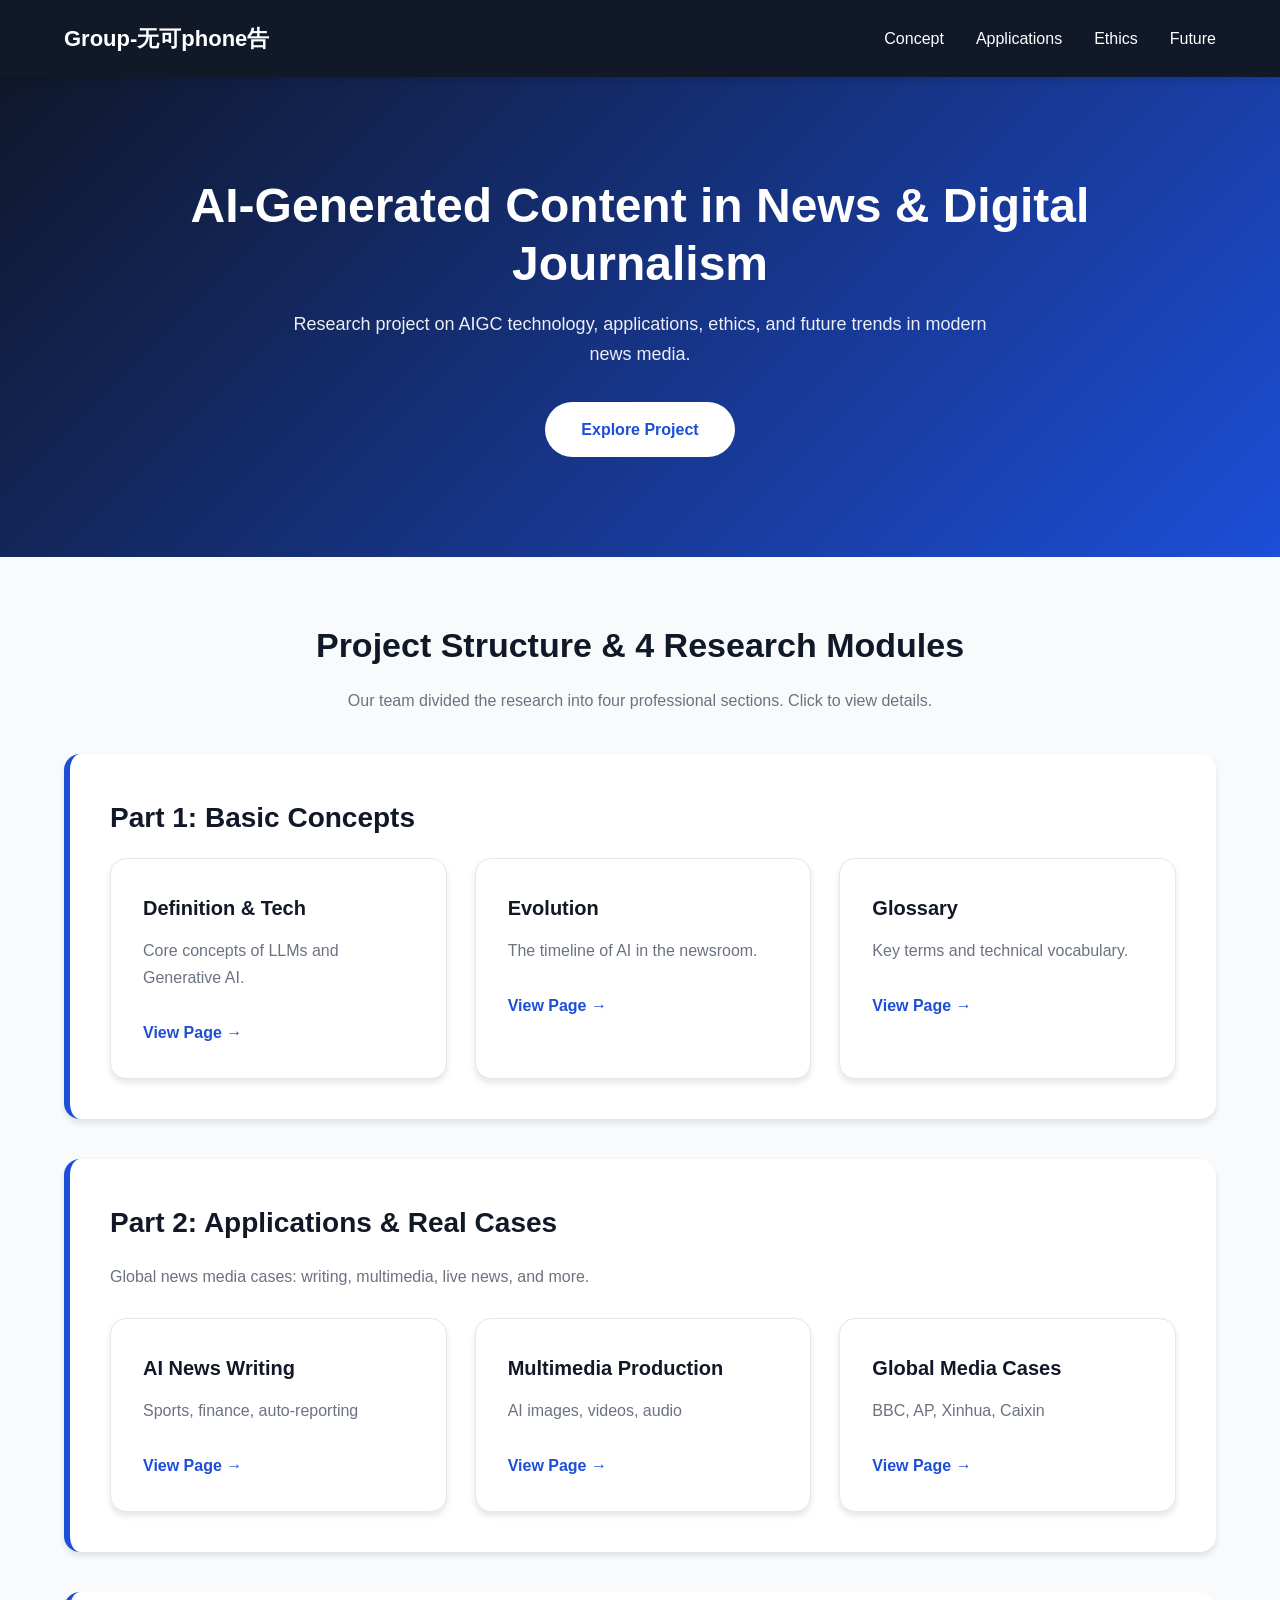
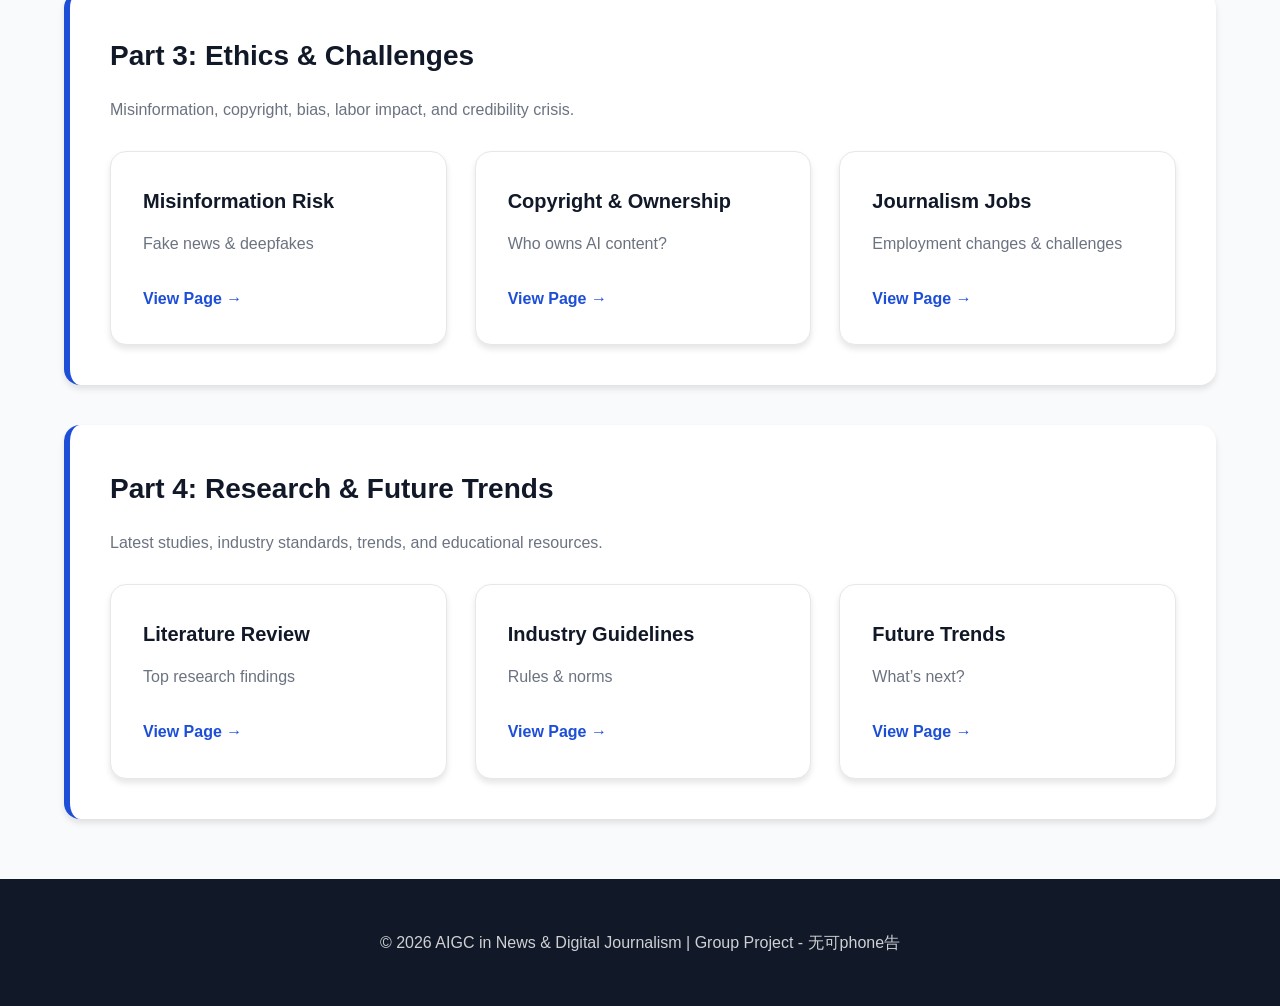
<file: index.html>
<!DOCTYPE html>
<html lang="en">
<head>
<meta charset="UTF-8">
<title>AIGC in News & Journalism</title>
<link rel="stylesheet" href="styles.css">
</head>
<body>

<!-- 导航栏 -->
<nav class="navbar">
  <div class="container nav-inner">
    <div class="logo">Group-无可phone告</div>
    <div class="nav-links">
      <a href="#part1">Concept</a>
      <a href="#part2">Applications</a>
      <a href="#part3">Ethics</a>
      <a href="#part4">Future</a>
    </div>
  </div>
</nav>

<!-- 横幅（居中、高级） -->
<section class="hero">
  <div class="container">
    <h1>AI-Generated Content in News & Digital Journalism</h1>
    <p>Research project on AIGC technology, applications, ethics, and future trends in modern news media.</p>
    <a href="#part1" class="hero-btn">Explore Project</a>
  </div>
</section>

<!-- 页面标题 -->
<div class="page-header">
  <h2>Project Structure & 4 Research Modules</h2>
  <p>Our team divided the research into four professional sections. Click to view details.</p>
</div>

<!-- 主内容：4大板块卡片（层次超强） -->
<div class="container">

  <!-- 成员 1：基本概念 -->
 <section id="part1" class="section-block">
  <h2>Part 1: Basic Concepts</h2>
  <div class="grid">
    <div class="card">
      <h3>Definition & Tech</h3>
      <p>Core concepts of LLMs and Generative AI.</p>
      <a href="page1-1.html" class="card-link">View Page →</a>
    </div>

    <div class="card">
      <h3>Evolution</h3>
      <p>The timeline of AI in the newsroom.</p>
      <a href="page1-2.html" class="card-link">View Page →</a>
    </div>

    <div class="card">
      <h3>Glossary</h3>
      <p>Key terms and technical vocabulary.</p>
      <a href="page1-3.html" class="card-link">View Page →</a>
    </div>
  </div>
</section>
  <!-- 成员 2：应用与案例 -->
  <section id="part2" class="section-block">
    <h2>Part 2: Applications & Real Cases</h2>
    <p>Global news media cases: writing, multimedia, live news, and more.</p>
    <div class="grid">
      <div class="card"><h3>AI News Writing</h3><p>Sports, finance, auto-reporting</p><a href="p2-1.html" class="card-link">View Page →</a></div>
      <div class="card"><h3>Multimedia Production</h3><p>AI images, videos, audio</p><a href="p2-2.html" class="card-link">View Page →</a></div>
      <div class="card"><h3>Global Media Cases</h3><p>BBC, AP, Xinhua, Caixin</p><a href="p2-3.html" class="card-link">View Page →</a></div>
    </div>
  </section>

  <!-- 成员 3：伦理与争议 -->
  <section id="part3" class="section-block">
    <h2>Part 3: Ethics & Challenges</h2>
    <p>Misinformation, copyright, bias, labor impact, and credibility crisis.</p>
    <div class="grid">
      <div class="card"><h3>Misinformation Risk</h3><p>Fake news & deepfakes</p><a href="p3-1.html" class="card-link">View Page →</a></div>
      <div class="card"><h3>Copyright & Ownership</h3><p>Who owns AI content?</p><a href="p3-2.html" class="card-link">View Page →</a></div>
      <div class="card"><h3>Journalism Jobs</h3><p>Employment changes & challenges</p><a href="p3-3.html" class="card-link">View Page →</a></div>
    </div>
  </section>

  <!-- 成员 4：研究与未来 -->
  <section id="part4" class="section-block">
    <h2>Part 4: Research & Future Trends</h2>
    <p>Latest studies, industry standards, trends, and educational resources.</p>
    <div class="grid">
      <div class="card"><h3>Literature Review</h3><p>Top research findings</p><a href="p4-1.html" class="card-link">View Page →</a></div>
      <div class="card"><h3>Industry Guidelines</h3><p>Rules & norms</p><a href="p4-2.html" class="card-link">View Page →</a></div>
      <div class="card"><h3>Future Trends</h3><p>What’s next?</p><a href="p4-3.html" class="card-link">View Page →</a></div>
    </div>
  </section>

</div>

<!-- 页脚 -->
<footer class="footer">
  <div class="container">
    <p>&copy; 2026 AIGC in News & Digital Journalism | Group Project - 无可phone告</p>
  </div>
</footer>

</body>
</html>
</file>
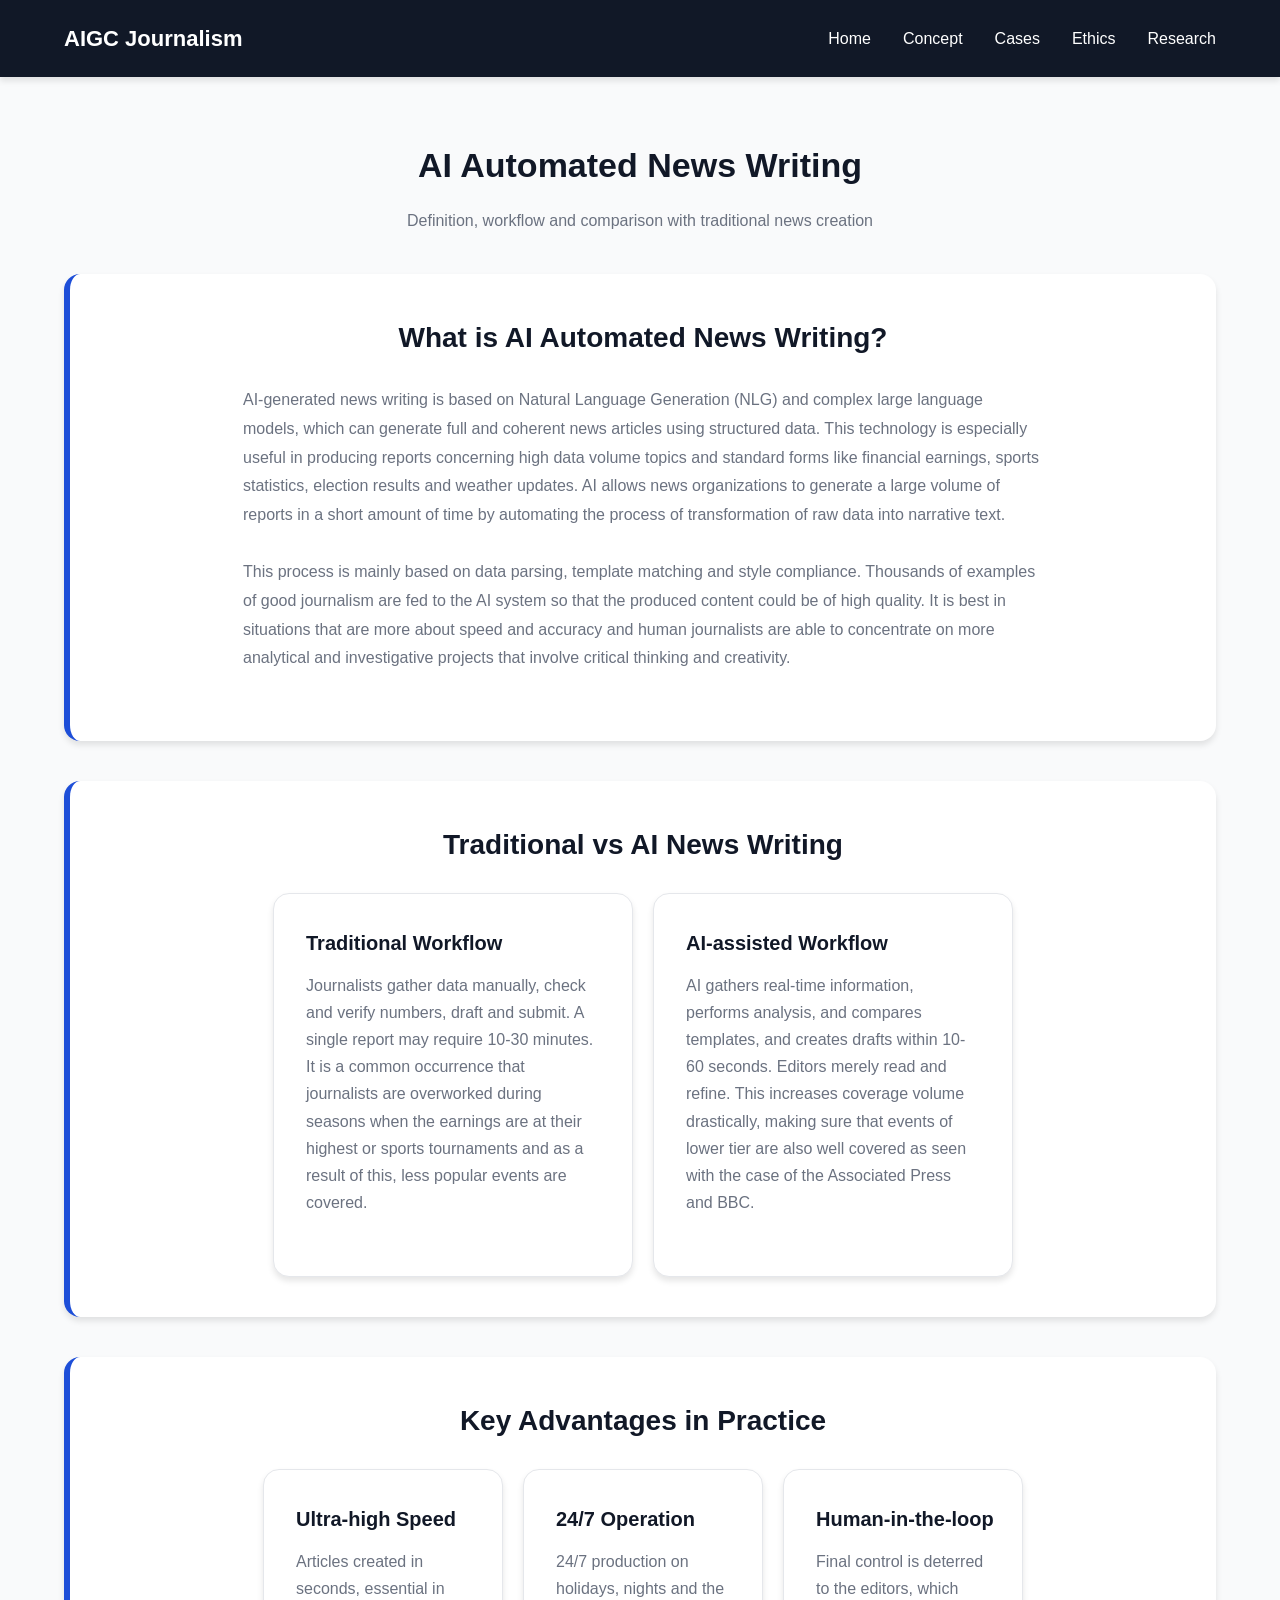
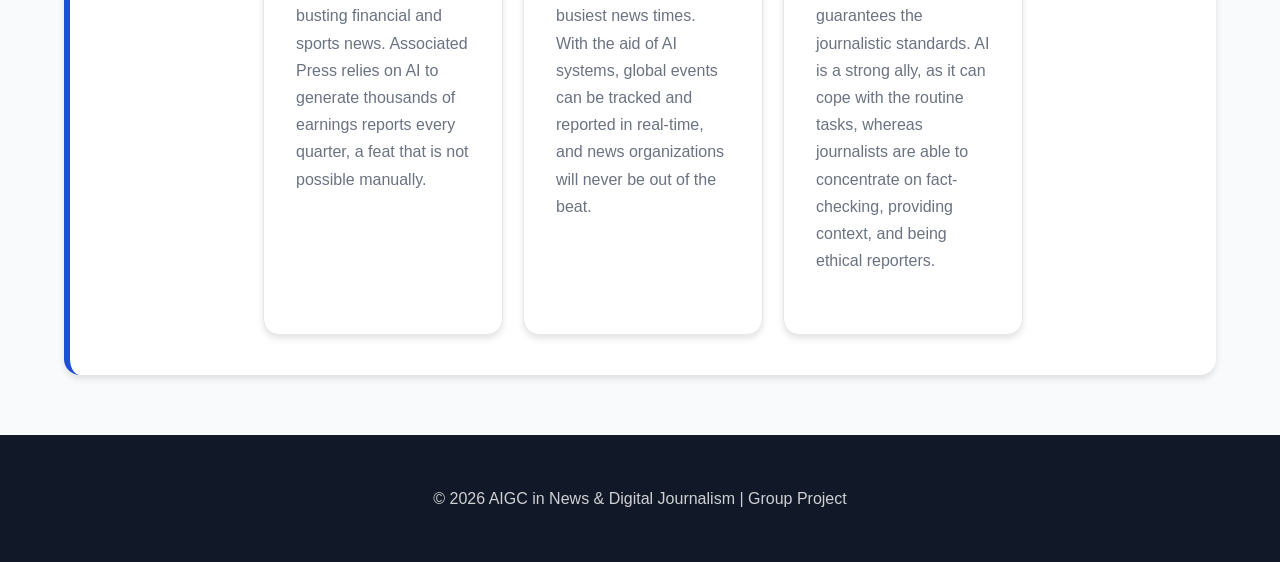
<file: p2-1.html>
<!DOCTYPE html>
<html lang="en">
<head>
<meta charset="UTF-8">
<title>AI Automated News Writing | AIGC Journalism</title>
<link rel="stylesheet" href="styles.css">
</head>
<body>

<nav class="navbar">
  <div class="container nav-inner">
    <div class="logo">AIGC Journalism</div>
    <div class="nav-links">
      <a href="index.html">Home</a>
      <a href="index.html#concept">Concept</a>
      <a href="index.html#cases">Cases</a>
      <a href="index.html#ethics">Ethics</a>
      <a href="index.html#research">Research</a>
    </div>
  </div>
</nav>

<div class="page-header">
  <h2>AI Automated News Writing</h2>
  <p>Definition, workflow and comparison with traditional news creation</p>
</div>

<div class="container">
  <div class="section-block">
    <div class="content-wrapper">
      <h3 class="content-title">What is AI Automated News Writing?</h3>
      <p class="content-text">
        AI-generated news writing is based on Natural Language Generation (NLG) and complex large language models, which can generate full and coherent news articles using structured data. This technology is especially useful in producing reports concerning high data volume topics and standard forms like financial earnings, sports statistics, election results and weather updates. AI allows news organizations to generate a large volume of reports in a short amount of time by automating the process of transformation of raw data into narrative text.      </p>
      <p class="content-text">
        This process is mainly based on data parsing, template matching and style compliance. Thousands of examples of good journalism are fed to the AI system so that the produced content could be of high quality. It is best in situations that are more about speed and accuracy and human journalists are able to concentrate on more analytical and investigative projects that involve critical thinking and creativity.
      </p>
    </div>
  </div>
</div>

<div class="container">
  <div class="section-block">
    <div class="content-wrapper">
      <h3 class="content-title">Traditional vs AI News Writing</h3>
      <div style="display: flex; justify-content: center; gap: 20px;">
        <div class="card" style="flex: 1; max-width: 45%;">
          <h3>Traditional Workflow</h3>
          <p>Journalists gather data manually, check and verify numbers, draft and submit. A single report may require 10-30 minutes. It is a common occurrence that journalists are overworked during seasons when the earnings are at their highest or sports tournaments and as a result of this, less popular events are covered.</p>
        </div>
        <div class="card" style="flex: 1; max-width: 45%;">
          <h3>AI-assisted Workflow</h3>
          <p>AI gathers real-time information, performs analysis, and compares templates, and creates drafts within 10-60 seconds. Editors merely read and refine. This increases coverage volume drastically, making sure that events of lower tier are also well covered as seen with the case of the Associated Press and BBC.</p>
        </div>
      </div>
    </div>
  </div>
</div>

<div class="container">
  <div class="section-block">
    <div class="content-wrapper">
      <h3 class="content-title">Key Advantages in Practice</h3>
      <div style="display: flex; justify-content: center; gap: 20px;">
        <div class="card" style="flex: 1; max-width: 30%;">
          <h3>Ultra‑high Speed</h3>
          <p>Articles created in seconds, essential in busting financial and sports news. Associated Press relies on AI to generate thousands of earnings reports every quarter, a feat that is not possible manually.</p>
        </div>
        <div class="card" style="flex: 1; max-width: 30%;">
          <h3>24/7 Operation</h3>
          <p>24/7 production on holidays, nights and the busiest news times. With the aid of AI systems, global events can be tracked and reported in real-time, and news organizations will never be out of the beat.</p>
        </div>
        <div class="card" style="flex: 1; max-width: 30%;">
          <h3>Human‑in‑the‑loop</h3>
          <p>Final control is deterred to the editors, which guarantees the journalistic standards. AI is a strong ally, as it can cope with the routine tasks, whereas journalists are able to concentrate on fact-checking, providing context, and being ethical reporters.</p>
        </div>
      </div>
    </div>
  </div>
</div>

<footer class="footer">
  <div class="container"><p>&copy; 2026 AIGC in News & Digital Journalism | Group Project</p></div>
</footer>

</body>
</html>
</file>
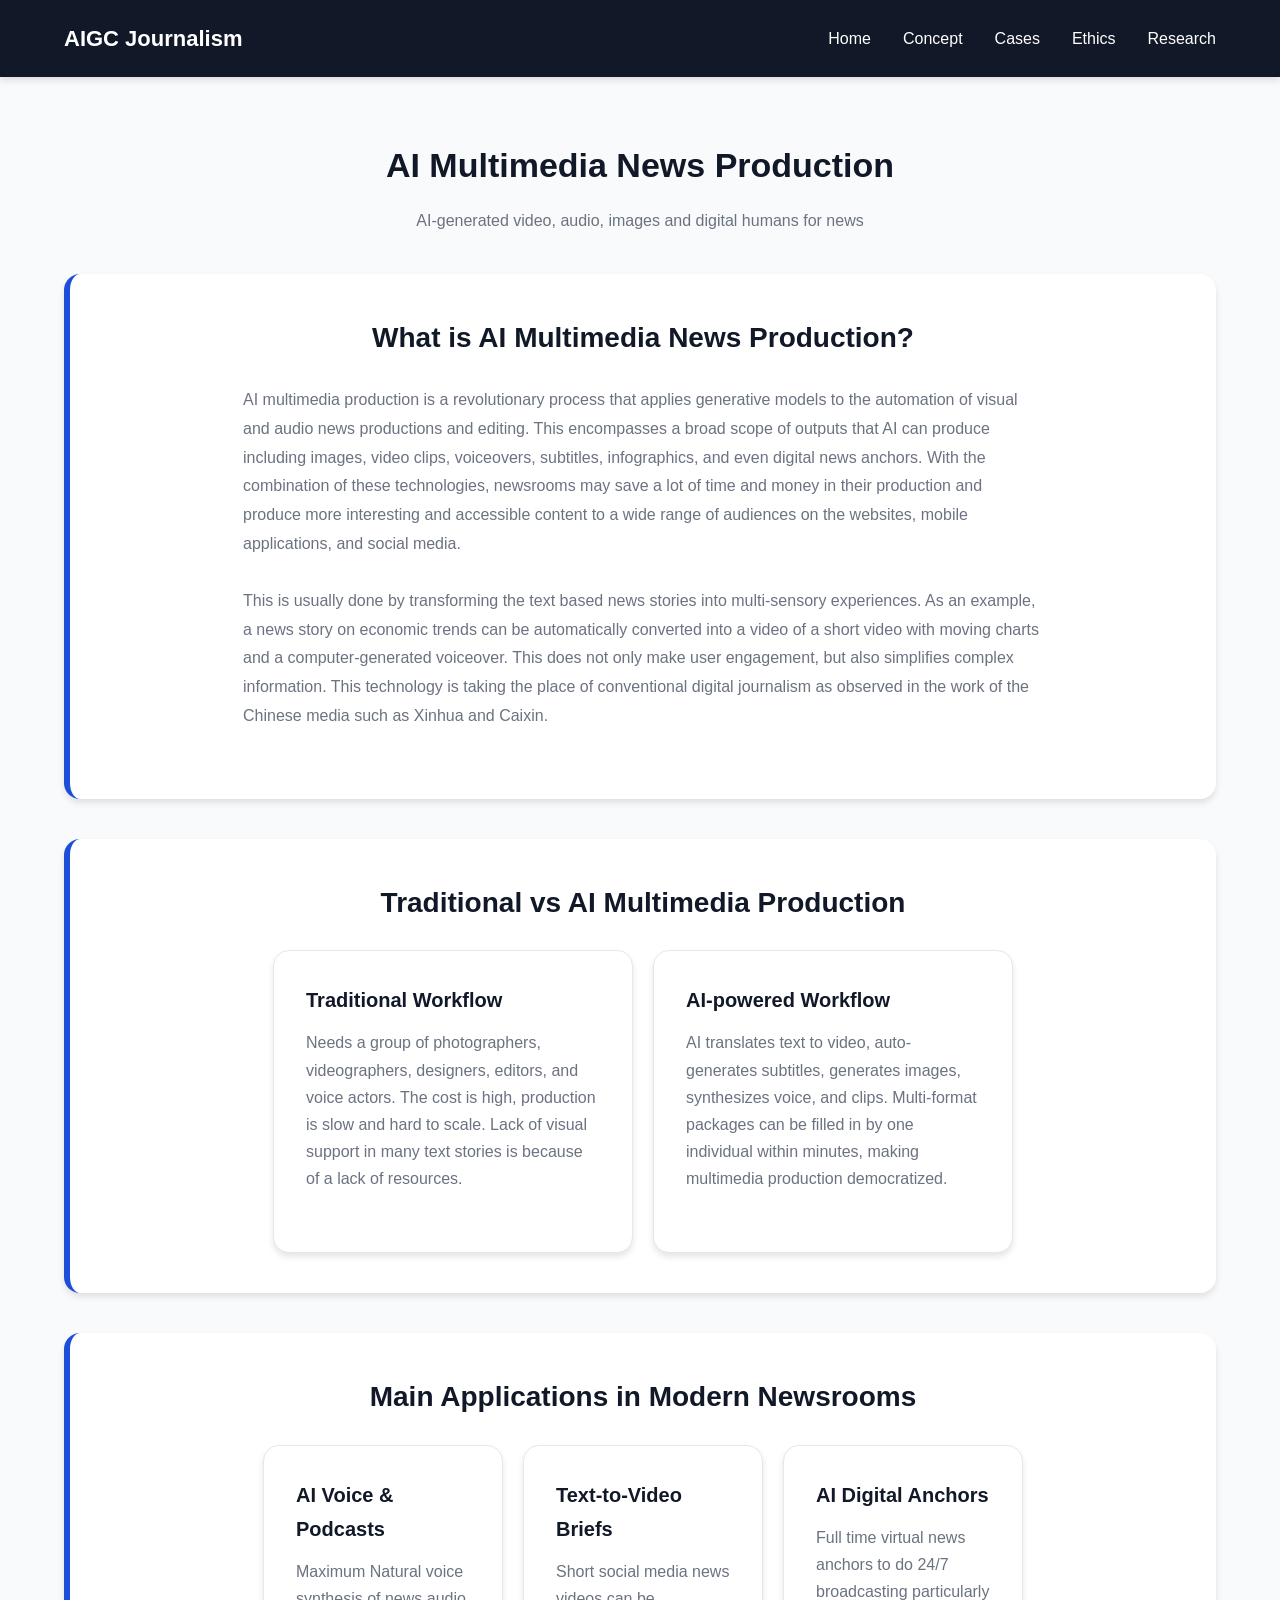
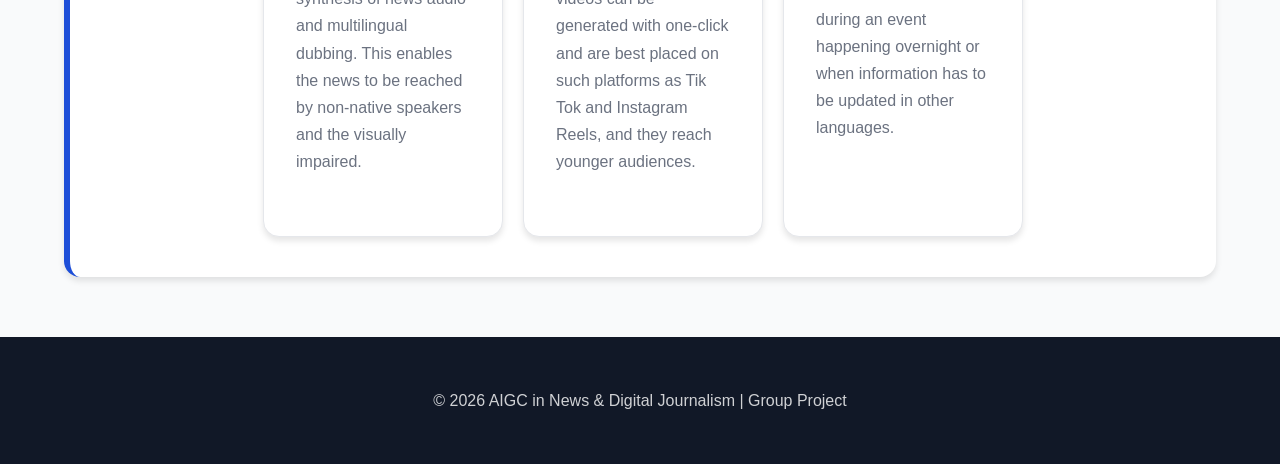
<file: p2-2.html>
<!DOCTYPE html>
<html lang="en">
<head>
<meta charset="UTF-8">
<title>AI Multimedia Production | AIGC Journalism</title>
<link rel="stylesheet" href="styles.css">
</head>
<body>

<nav class="navbar">
  <div class="container nav-inner">
    <div class="logo">AIGC Journalism</div>
    <div class="nav-links">
      <a href="index.html">Home</a>
      <a href="index.html#concept">Concept</a>
      <a href="index.html#cases">Cases</a>
      <a href="index.html#ethics">Ethics</a>
      <a href="index.html#research">Research</a>
    </div>
  </div>
</nav>

<div class="page-header">
  <h2>AI Multimedia News Production</h2>
  <p>AI-generated video, audio, images and digital humans for news</p>
</div>

<div class="container">
  <div class="section-block">
    <div class="content-wrapper">
      <h3 class="content-title">What is AI Multimedia News Production?</h3>
      <p class="content-text">
        AI multimedia production is a revolutionary process that applies generative models to the automation of visual and audio news productions and editing. This encompasses a broad scope of outputs that AI can produce including images, video clips, voiceovers, subtitles, infographics, and even digital news anchors. With the combination of these technologies, newsrooms may save a lot of time and money in their production and produce more interesting and accessible content to a wide range of audiences on the websites, mobile applications, and social media.
      </p>
      <p class="content-text">
        This is usually done by transforming the text based news stories into multi-sensory experiences. As an example, a news story on economic trends can be automatically converted into a video of a short video with moving charts and a computer-generated voiceover. This does not only make user engagement, but also simplifies complex information. This technology is taking the place of conventional digital journalism as observed in the work of the Chinese media such as Xinhua and Caixin.
      </p>
    </div>
  </div>
</div>

<div class="container">
  <div class="section-block">
    <div class="content-wrapper">
      <h3 class="content-title">Traditional vs AI Multimedia Production</h3>
      <div style="display: flex; justify-content: center; gap: 20px;">
        <div class="card" style="flex: 1; max-width: 45%;">
          <h3>Traditional Workflow</h3>
          <p>Needs a group of photographers, videographers, designers, editors, and voice actors. The cost is high, production is slow and hard to scale. Lack of visual support in many text stories is because of a lack of resources.</p>
        </div>
        <div class="card" style="flex: 1; max-width: 45%;">
          <h3>AI-powered Workflow</h3>
          <p>AI translates text to video, auto-generates subtitles, generates images, synthesizes voice, and clips. Multi-format packages can be filled in by one individual within minutes, making multimedia production democratized.</p>
        </div>
      </div>
    </div>
  </div>
</div>

<div class="container">
  <div class="section-block">
    <div class="content-wrapper">
      <h3 class="content-title">Main Applications in Modern Newsrooms</h3>
      <div style="display: flex; justify-content: center; gap: 20px;">
        <div class="card" style="flex: 1; max-width: 30%;">
          <h3>AI Voice & Podcasts</h3>
          <p>Maximum Natural voice synthesis of news audio and multilingual dubbing. This enables the news to be reached by non-native speakers and the visually impaired.</p>
        </div>
        <div class="card" style="flex: 1; max-width: 30%;">
          <h3>Text-to-Video Briefs</h3>
          <p>Short social media news videos can be generated with one-click and are best placed on such platforms as Tik Tok and Instagram Reels, and they reach younger audiences.</p>
        </div>
        <div class="card" style="flex: 1; max-width: 30%;">
          <h3>AI Digital Anchors</h3>
          <p>Full time virtual news anchors to do 24/7 broadcasting particularly during an event happening overnight or when information has to be updated in other languages.</p>
        </div>
      </div>
    </div>
  </div>
</div>

<footer class="footer">
  <div class="container"><p>&copy; 2026 AIGC in News & Digital Journalism | Group Project</p></div>
</footer>

</body>
</html>
</file>
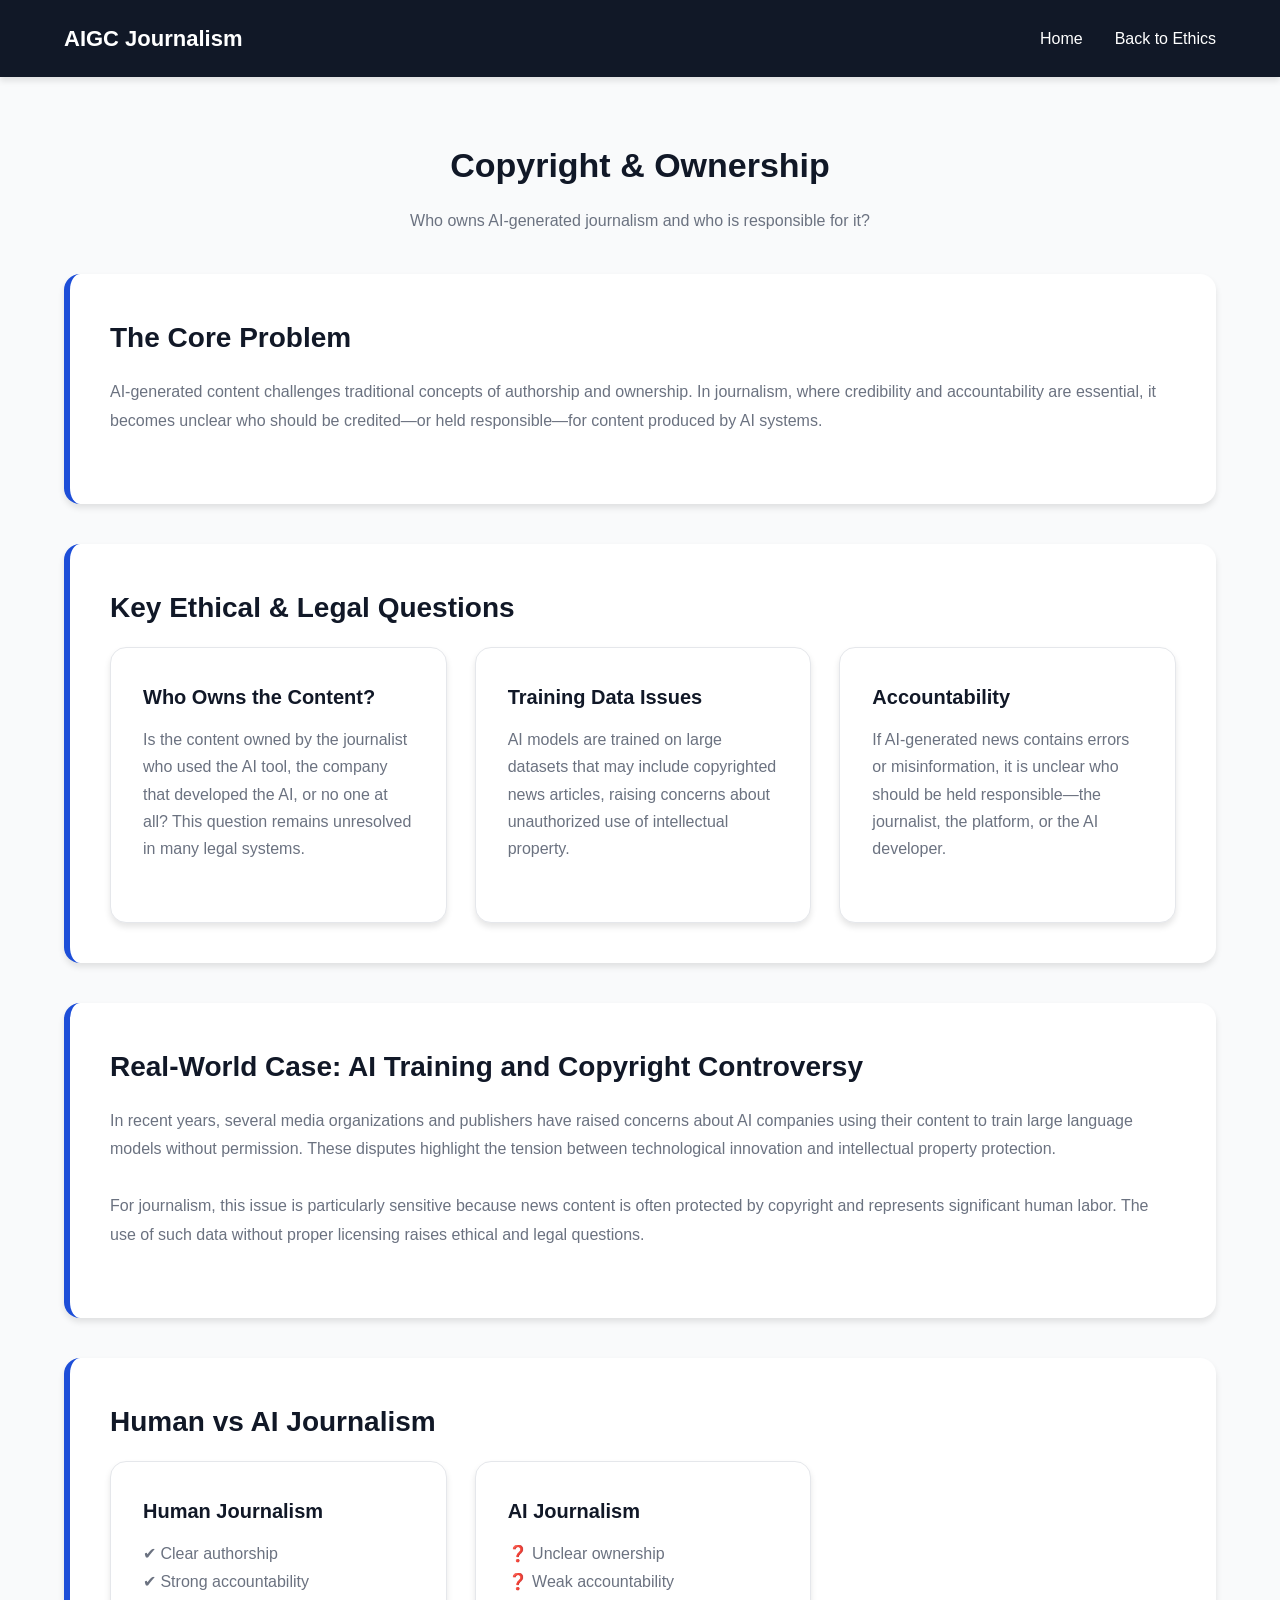
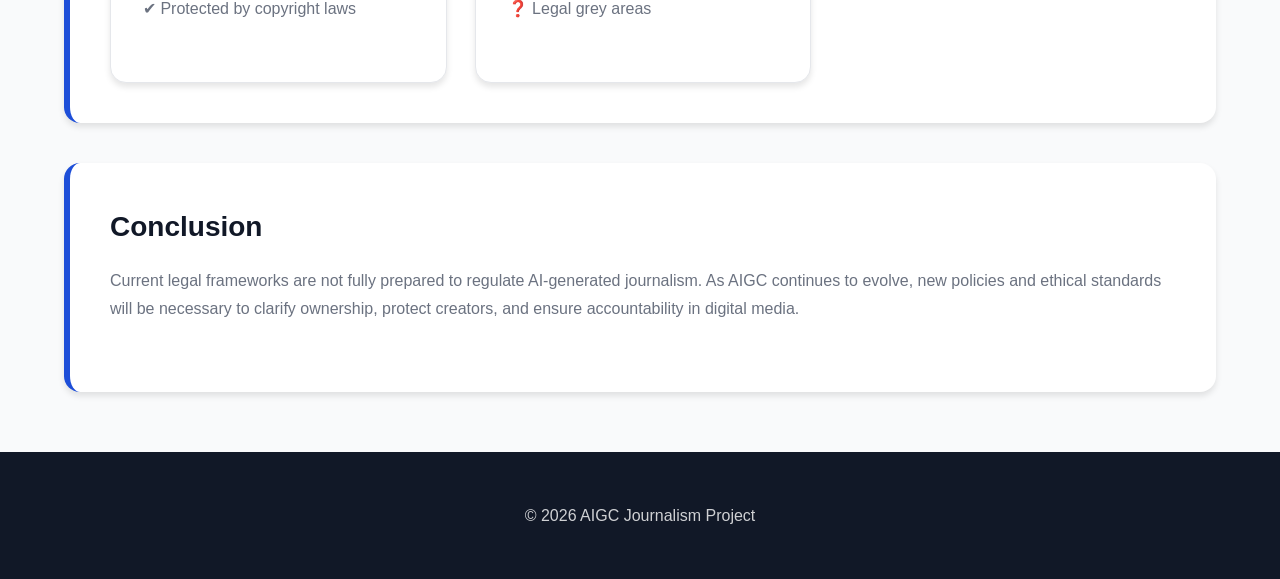
<file: p3-2.html>
<!DOCTYPE html>
<html lang="en">
<head>
<meta charset="UTF-8">
<meta name="viewport" content="width=device-width, initial-scale=1.0">
<title>Copyright & Authorship | AIGC Journalism</title>
<link rel="stylesheet" href="styles.css">
</head>

<body>

<nav class="navbar">
  <div class="container nav-inner">
    <div class="logo">AIGC Journalism</div>
    <div class="nav-links">
      <a href="index.html">Home</a>
      <a href="index.html#part3">Back to Ethics</a>
    </div>
  </div>
</nav>

<div class="page-header">
  <h2>Copyright & Ownership</h2>
  <p>Who owns AI-generated journalism and who is responsible for it?</p>
</div>

<main class="container">

<!-- 模块1：问题定义 -->
<section class="section-block">
  <h2>The Core Problem</h2>
  <p class="content-text">
    AI-generated content challenges traditional concepts of authorship and ownership. In journalism, where credibility and accountability are essential, it becomes unclear who should be credited—or held responsible—for content produced by AI systems.
  </p>
</section>

<!-- 模块2：关键争议（卡片化） -->
<section class="section-block">
  <h2>Key Ethical & Legal Questions</h2>

  <div class="grid">

    <div class="card">
      <h3>Who Owns the Content?</h3>
      <p>
        Is the content owned by the journalist who used the AI tool, the company that developed the AI, or no one at all? This question remains unresolved in many legal systems.
      </p>
    </div>

    <div class="card">
      <h3>Training Data Issues</h3>
      <p>
        AI models are trained on large datasets that may include copyrighted news articles, raising concerns about unauthorized use of intellectual property.
      </p>
    </div>

    <div class="card">
      <h3>Accountability</h3>
      <p>
        If AI-generated news contains errors or misinformation, it is unclear who should be held responsible—the journalist, the platform, or the AI developer.
      </p>
    </div>

  </div>
</section>

<!-- 模块3：真实案例 -->
<section class="section-block">
  <h2>Real-World Case: AI Training and Copyright Controversy</h2>
  <p class="content-text">
    In recent years, several media organizations and publishers have raised concerns about AI companies using their content to train large language models without permission. These disputes highlight the tension between technological innovation and intellectual property protection.
  </p>

  <p class="content-text">
    For journalism, this issue is particularly sensitive because news content is often protected by copyright and represents significant human labor. The use of such data without proper licensing raises ethical and legal questions.
  </p>
</section>

<!-- 模块4：对比分析（加分点） -->
<section class="section-block">
  <h2>Human vs AI Journalism</h2>

  <div class="grid">

    <div class="card">
      <h3>Human Journalism</h3>
      <p>
        ✔ Clear authorship<br>
        ✔ Strong accountability<br>
        ✔ Protected by copyright laws
      </p>
    </div>

    <div class="card">
      <h3>AI Journalism</h3>
      <p>
        ❓ Unclear ownership<br>
        ❓ Weak accountability<br>
        ❓ Legal grey areas
      </p>
    </div>

  </div>

</section>

<!-- 模块5：总结 -->
<section class="section-block">
  <h2>Conclusion</h2>
  <p class="content-text">
    Current legal frameworks are not fully prepared to regulate AI-generated journalism. As AIGC continues to evolve, new policies and ethical standards will be necessary to clarify ownership, protect creators, and ensure accountability in digital media.
  </p>
</section>

</main>

<footer class="footer">
  <div class="container">
    <p>&copy; 2026 AIGC Journalism Project</p>
  </div>
</footer>

</body>
</html>
</file>
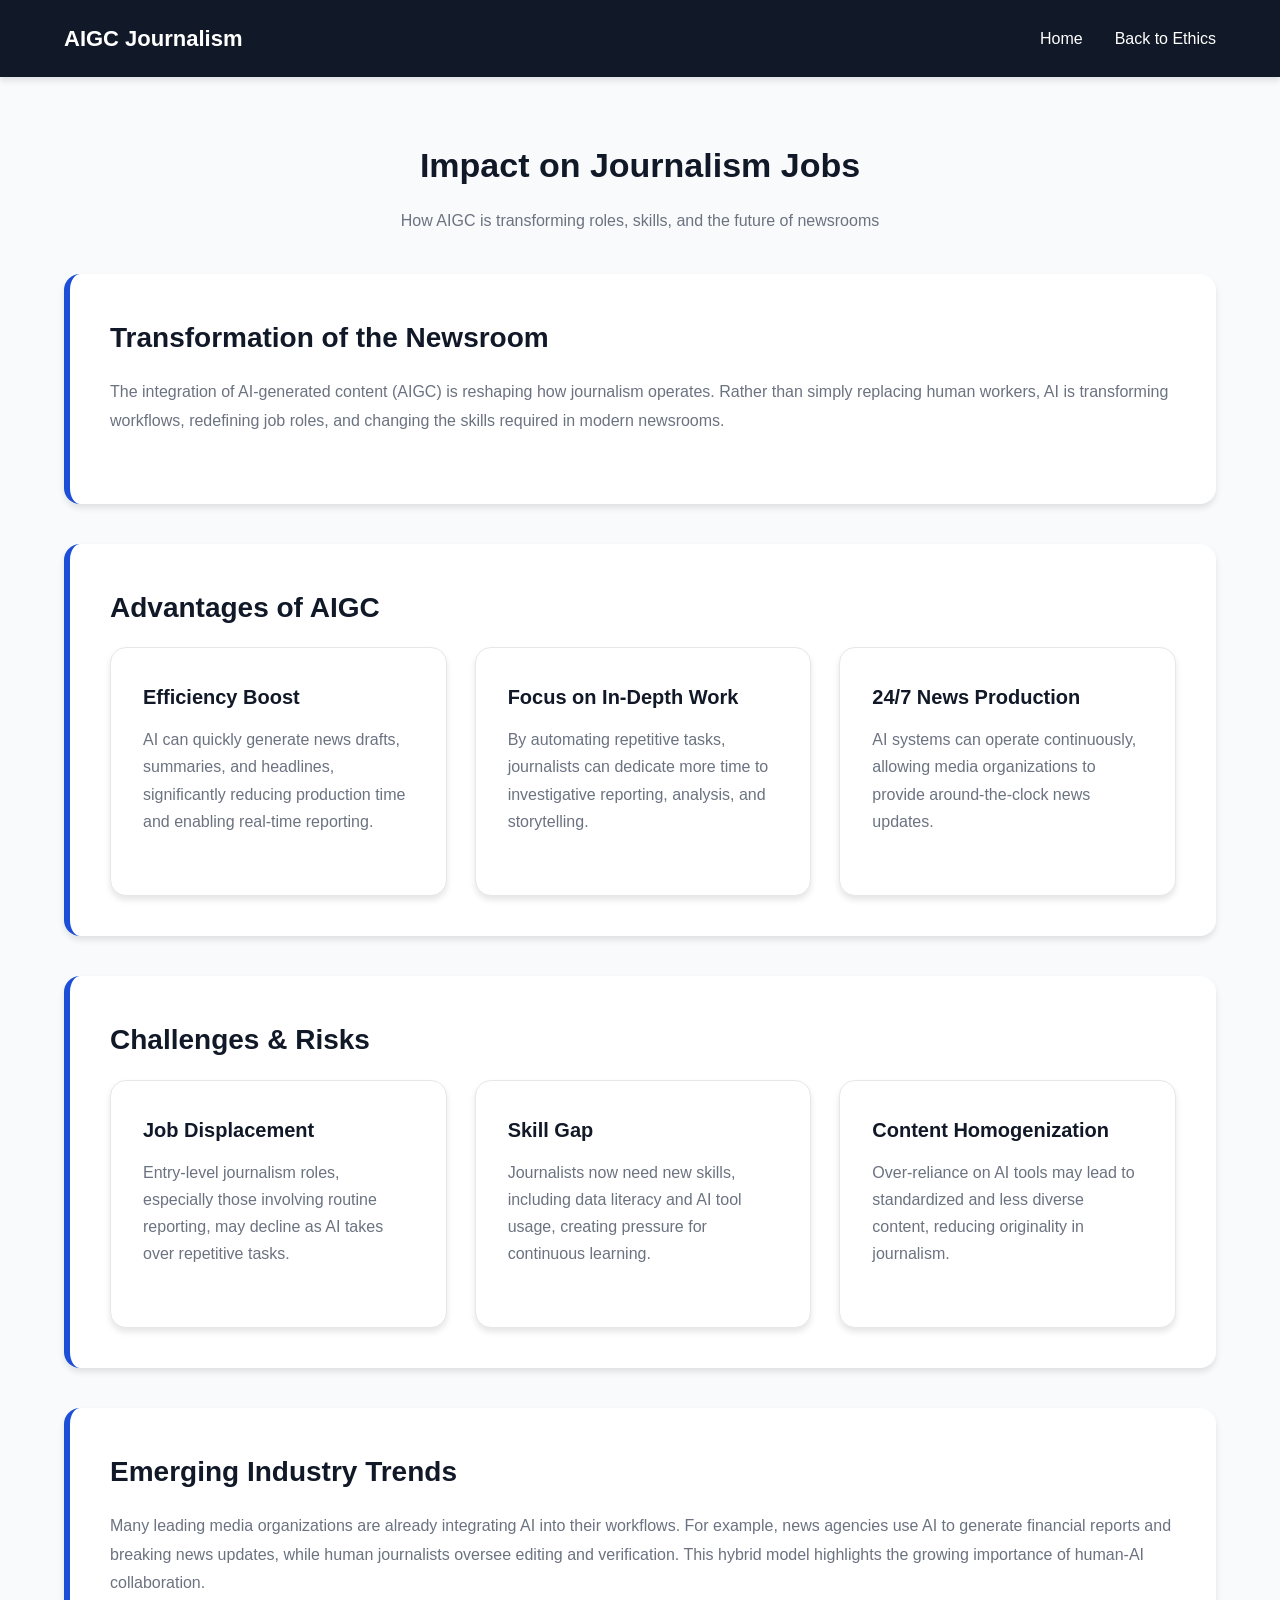
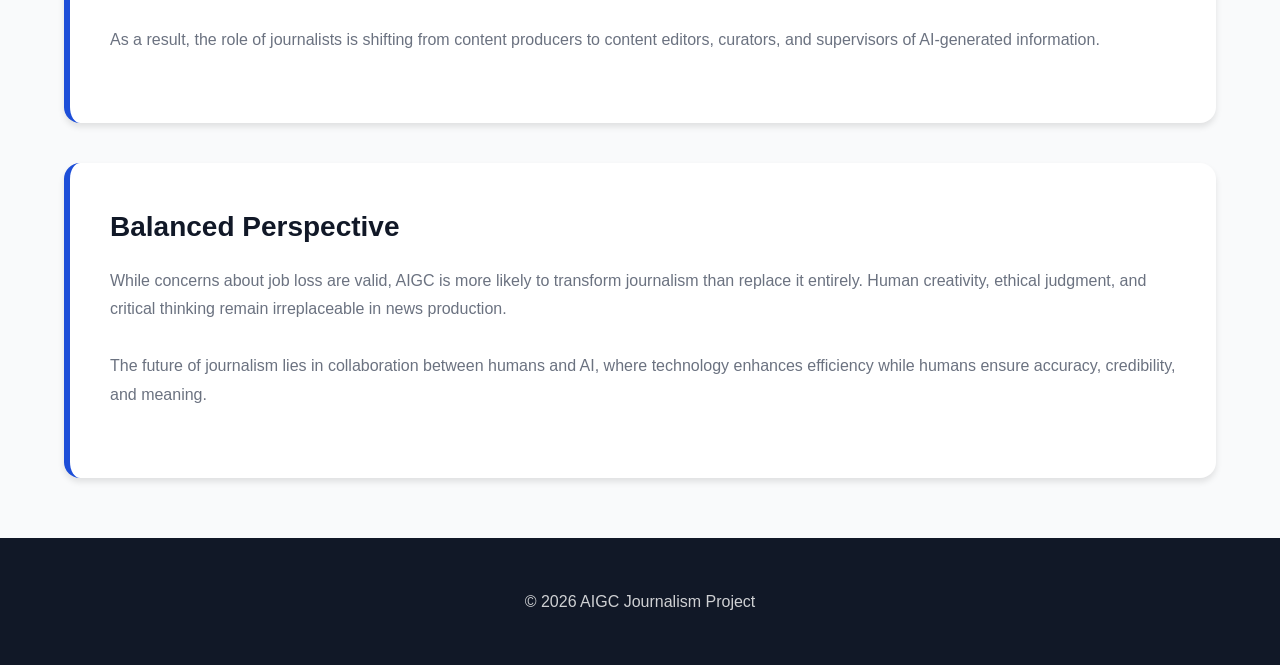
<file: p3-3.html>
<!DOCTYPE html>
<html lang="en">
<head>
<meta charset="UTF-8">
<meta name="viewport" content="width=device-width, initial-scale=1.0">
<title>Job Impact | AIGC Journalism</title>
<link rel="stylesheet" href="styles.css">
</head>

<body>

<nav class="navbar">
  <div class="container nav-inner">
    <div class="logo">AIGC Journalism</div>
    <div class="nav-links">
      <a href="index.html">Home</a>
      <a href="index.html#part3">Back to Ethics</a>
    </div>
  </div>
</nav>

<div class="page-header">
  <h2>Impact on Journalism Jobs</h2>
  <p>How AIGC is transforming roles, skills, and the future of newsrooms</p>
</div>

<main class="container">

<!-- 模块1：总体变化 -->
<section class="section-block">
  <h2>Transformation of the Newsroom</h2>
  <p class="content-text">
    The integration of AI-generated content (AIGC) is reshaping how journalism operates. Rather than simply replacing human workers, AI is transforming workflows, redefining job roles, and changing the skills required in modern newsrooms.
  </p>
</section>

<!-- 模块2：优势（卡片） -->
<section class="section-block">
  <h2>Advantages of AIGC</h2>

  <div class="grid">

    <div class="card">
      <h3>Efficiency Boost</h3>
      <p>
        AI can quickly generate news drafts, summaries, and headlines, significantly reducing production time and enabling real-time reporting.
      </p>
    </div>

    <div class="card">
      <h3>Focus on In-Depth Work</h3>
      <p>
        By automating repetitive tasks, journalists can dedicate more time to investigative reporting, analysis, and storytelling.
      </p>
    </div>

    <div class="card">
      <h3>24/7 News Production</h3>
      <p>
        AI systems can operate continuously, allowing media organizations to provide around-the-clock news updates.
      </p>
    </div>

  </div>
</section>

<!-- 模块3：挑战（卡片） -->
<section class="section-block">
  <h2>Challenges & Risks</h2>

  <div class="grid">

    <div class="card">
      <h3>Job Displacement</h3>
      <p>
        Entry-level journalism roles, especially those involving routine reporting, may decline as AI takes over repetitive tasks.
      </p>
    </div>

    <div class="card">
      <h3>Skill Gap</h3>
      <p>
        Journalists now need new skills, including data literacy and AI tool usage, creating pressure for continuous learning.
      </p>
    </div>

    <div class="card">
      <h3>Content Homogenization</h3>
      <p>
        Over-reliance on AI tools may lead to standardized and less diverse content, reducing originality in journalism.
      </p>
    </div>

  </div>
</section>

<!-- 模块4：现实趋势 -->
<section class="section-block">
  <h2>Emerging Industry Trends</h2>
  <p class="content-text">
    Many leading media organizations are already integrating AI into their workflows. For example, news agencies use AI to generate financial reports and breaking news updates, while human journalists oversee editing and verification. This hybrid model highlights the growing importance of human-AI collaboration.
  </p>

  <p class="content-text">
    As a result, the role of journalists is shifting from content producers to content editors, curators, and supervisors of AI-generated information.
  </p>
</section>

<!-- 模块5：总结观点（关键） -->
<section class="section-block">
  <h2>Balanced Perspective</h2>
  <p class="content-text">
    While concerns about job loss are valid, AIGC is more likely to transform journalism than replace it entirely. Human creativity, ethical judgment, and critical thinking remain irreplaceable in news production.
  </p>

  <p class="content-text">
    The future of journalism lies in collaboration between humans and AI, where technology enhances efficiency while humans ensure accuracy, credibility, and meaning.
  </p>
</section>

</main>

<footer class="footer">
  <div class="container">
    <p>&copy; 2026 AIGC Journalism Project</p>
  </div>
</footer>

</body>
</html>
</file>
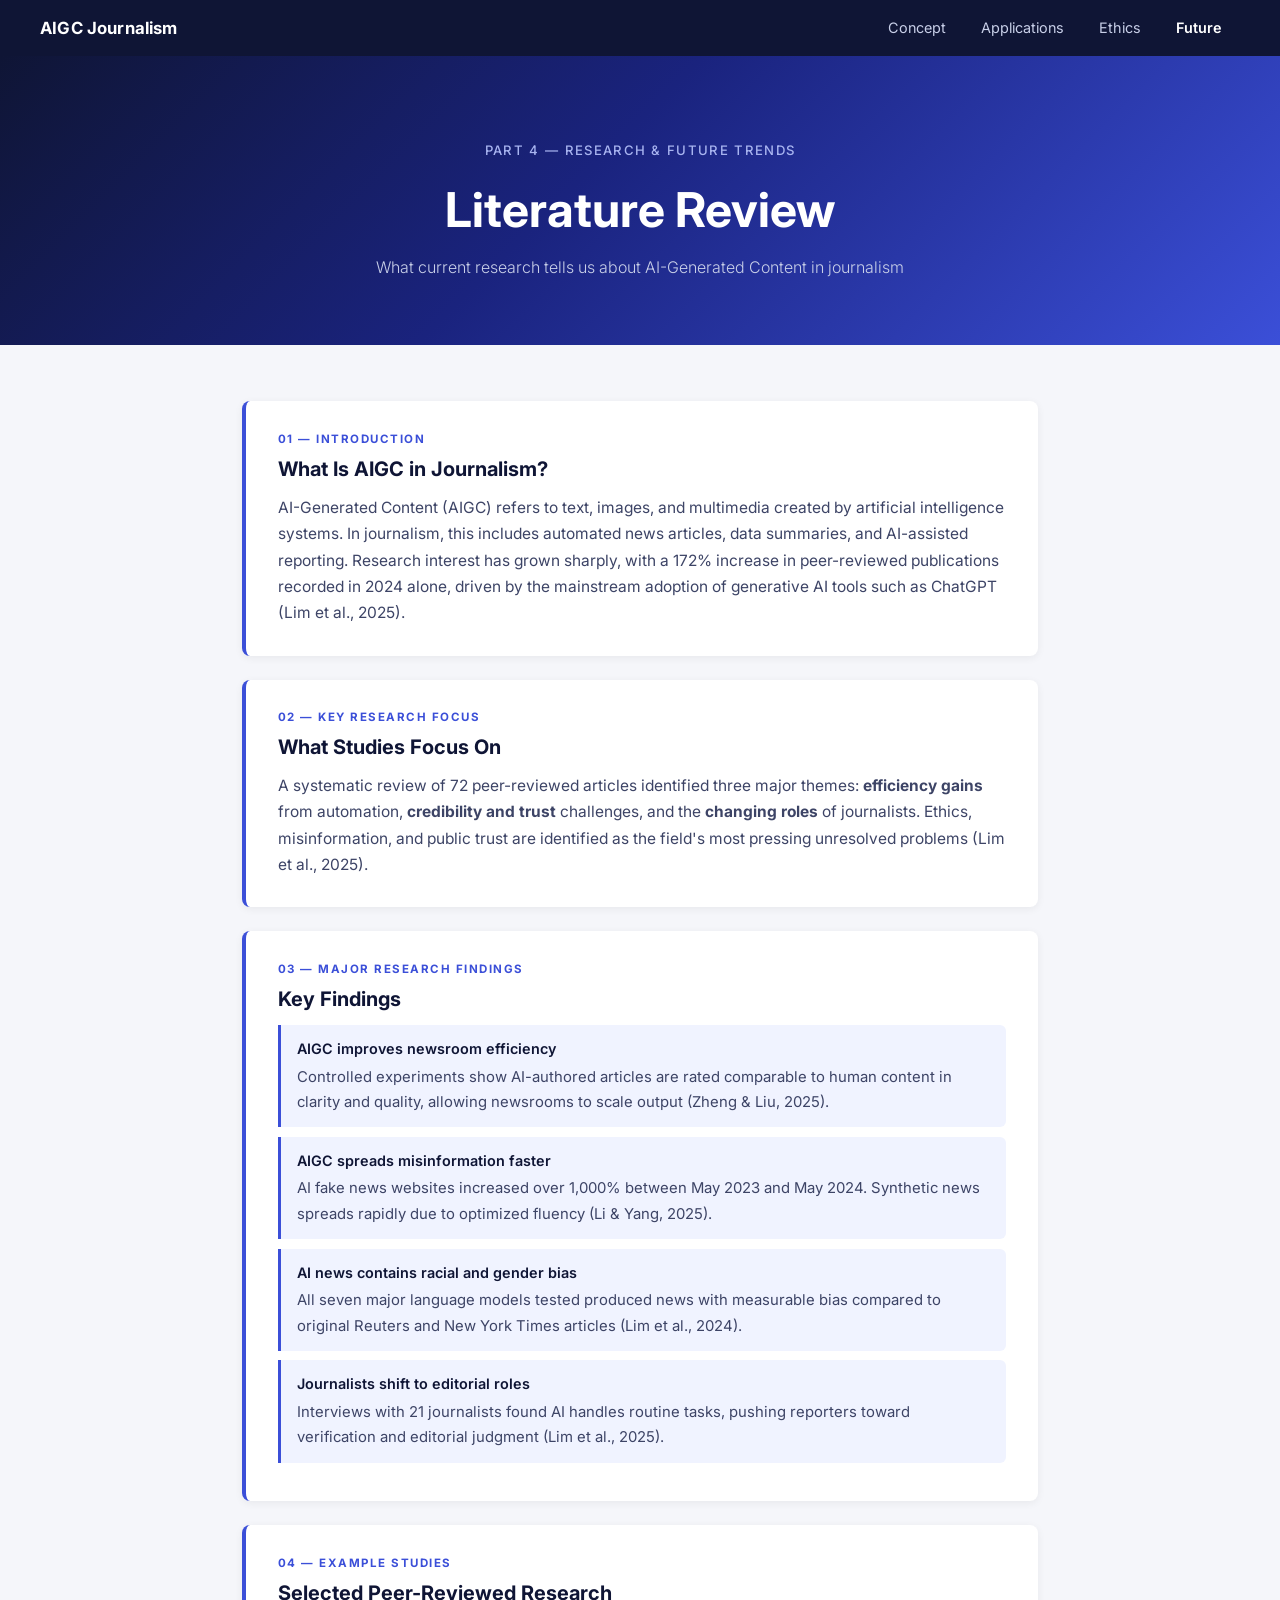
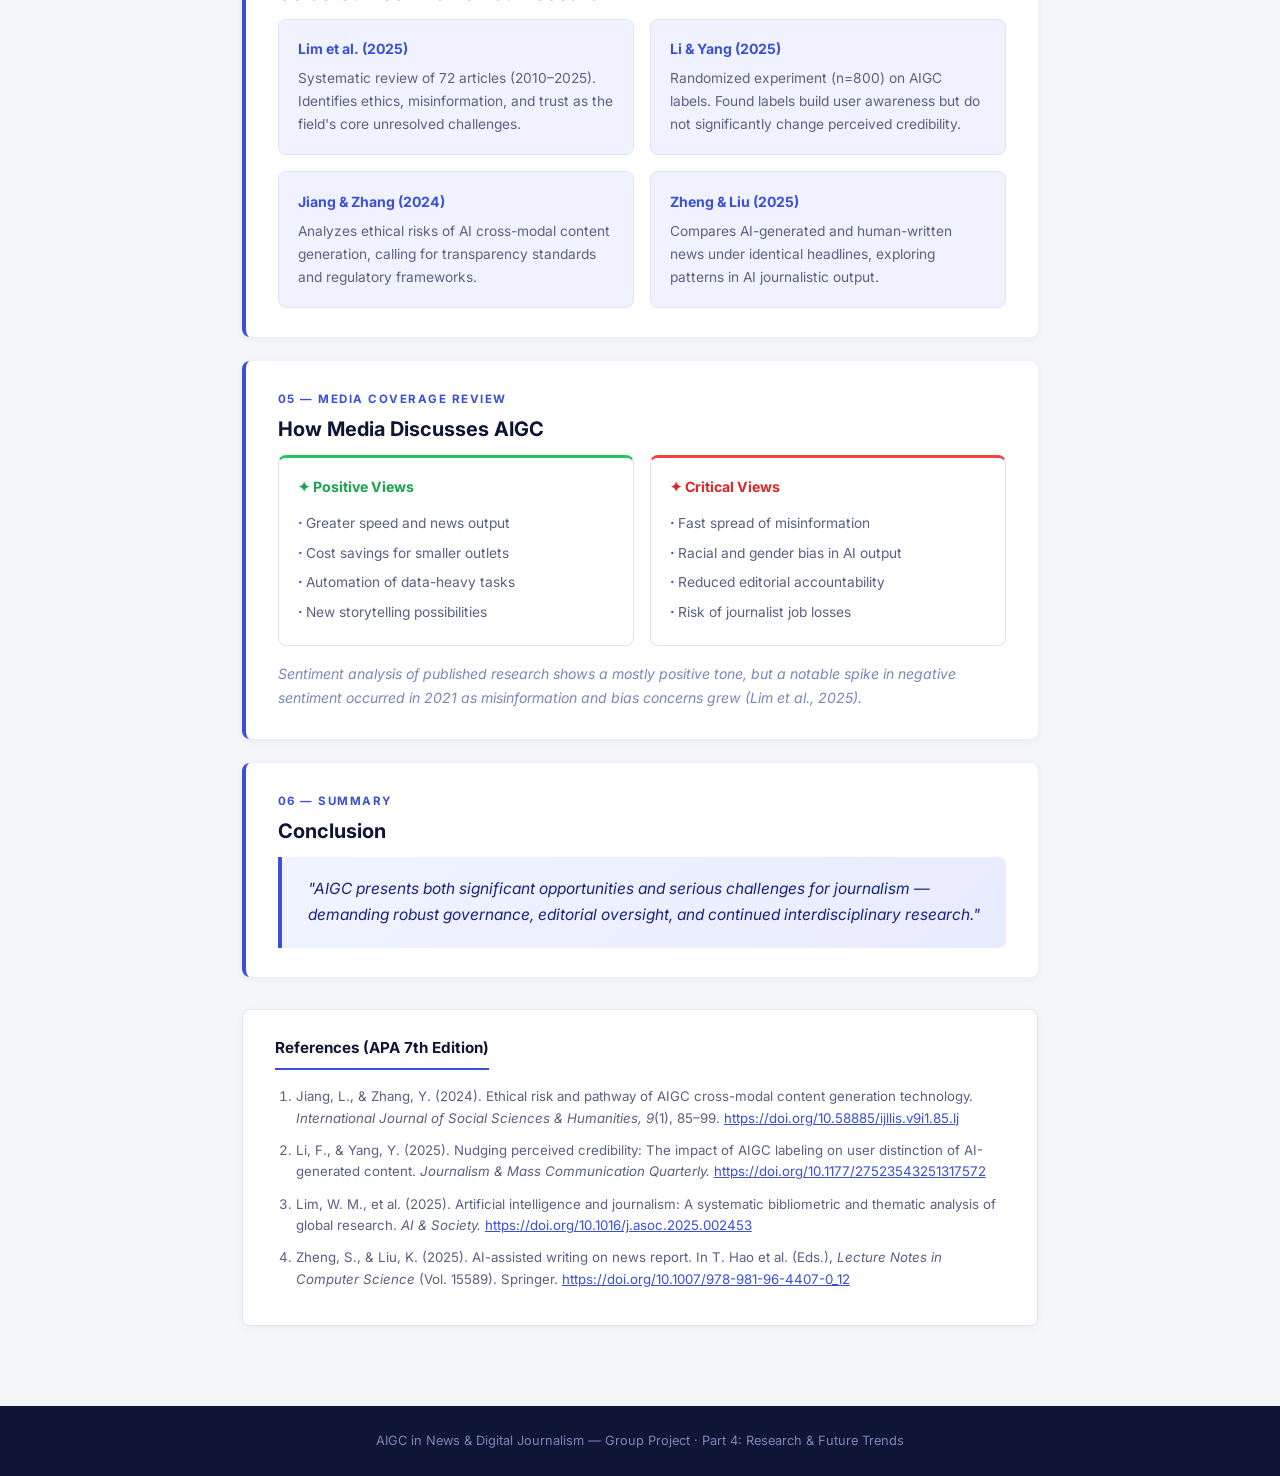
<file: p4-1.html>
<!DOCTYPE html>
<html lang="en">
<head>
  <meta charset="UTF-8"/>
  <meta name="viewport" content="width=device-width, initial-scale=1.0"/>
  <title>Literature Review – AIGC Journalism</title>
  <link href="https://fonts.googleapis.com/css2?family=Segoe+UI:wght@300;400;600;700&family=Inter:wght@300;400;500;600;700&display=swap" rel="stylesheet"/>
  <style>
    * { box-sizing: border-box; margin: 0; padding: 0; }

    body {
      font-family: 'Inter', 'Segoe UI', sans-serif;
      background: #f5f6fa;
      color: #1a1a2e;
      font-size: 16px;
      line-height: 1.7;
    }

    /* ── NAV — matches homepage exactly ── */
    nav {
      background: #0f1535;
      display: flex;
      align-items: center;
      justify-content: space-between;
      padding: 0 2.5rem;
      height: 56px;
      position: sticky;
      top: 0;
      z-index: 100;
    }
    .nav-brand {
      color: #ffffff;
      font-weight: 700;
      font-size: 1.05rem;
      letter-spacing: 0.01em;
      text-decoration: none;
    }
    .nav-links { display: flex; gap: 0; }
    .nav-links a {
      color: #c8cfe8;
      text-decoration: none;
      font-size: 0.9rem;
      font-weight: 400;
      padding: 0.5rem 1.1rem;
      border-radius: 4px;
      transition: color 0.2s, background 0.2s;
    }
    .nav-links a:hover { color: #ffffff; background: rgba(255,255,255,0.08); }
    .nav-links a.active { color: #ffffff; font-weight: 600; }

    /* ── HERO — dark navy to blue/purple gradient ── */
    .hero {
      background: linear-gradient(135deg, #0f1535 0%, #1a237e 45%, #3b4fd8 100%);
      padding: 5rem 2rem 4rem;
      text-align: center;
      color: #ffffff;
    }
    .hero-sub {
      display: inline-block;
      color: #a8b4f0;
      font-size: 0.82rem;
      font-weight: 500;
      letter-spacing: 0.1em;
      text-transform: uppercase;
      margin-bottom: 1.2rem;
    }
    .hero h1 {
      font-size: clamp(1.9rem, 5vw, 3rem);
      font-weight: 700;
      line-height: 1.2;
      margin-bottom: 1rem;
      color: #ffffff;
    }
    .hero p {
      color: #c8cfe8;
      font-size: 1rem;
      font-weight: 300;
      max-width: 560px;
      margin: 0 auto;
    }

    /* ── CONTENT AREA — light background like homepage ── */
    .content {
      max-width: 860px;
      margin: 0 auto;
      padding: 3.5rem 2rem 5rem;
    }

    /* Section blocks */
    .section-block {
      background: #ffffff;
      border-radius: 8px;
      border-left: 4px solid #3b4fd8;
      padding: 1.8rem 2rem;
      margin-bottom: 1.5rem;
      box-shadow: 0 2px 8px rgba(0,0,0,0.06);
    }
    .section-label {
      color: #3b4fd8;
      font-size: 0.72rem;
      font-weight: 700;
      letter-spacing: 0.13em;
      text-transform: uppercase;
      margin-bottom: 0.4rem;
      display: block;
    }
    h2 {
      font-size: 1.25rem;
      font-weight: 700;
      color: #0f1535;
      margin-bottom: 0.8rem;
      line-height: 1.3;
    }
    p { color: #3d4466; font-size: 0.97rem; margin-bottom: 0.8rem; }
    p:last-child { margin-bottom: 0; }

    /* Findings list */
    .findings { list-style: none; padding: 0; margin: 0.8rem 0 0; }
    .findings li {
      padding: 0.75rem 1rem;
      border-left: 3px solid #3b4fd8;
      background: #f0f3ff;
      border-radius: 0 6px 6px 0;
      margin-bottom: 0.6rem;
      font-size: 0.93rem;
      color: #3d4466;
    }
    .findings li strong {
      display: block;
      color: #0f1535;
      font-weight: 600;
      font-size: 0.9rem;
      margin-bottom: 0.2rem;
    }

    /* Card grid */
    .card-grid {
      display: grid;
      grid-template-columns: 1fr 1fr;
      gap: 1rem;
      margin-top: 0.8rem;
    }
    @media(max-width:560px){ .card-grid{ grid-template-columns:1fr; } }
    .card {
      background: #f0f3ff;
      border: 1px solid #dde3ff;
      border-radius: 8px;
      padding: 1.1rem 1.2rem;
    }
    .card h4 { color: #3b4fd8; font-size: 0.88rem; font-weight: 700; margin-bottom: 0.35rem; }
    .card p { font-size: 0.86rem; color: #5a6080; margin: 0; }

    /* Perspective grid */
    .perspective-grid {
      display: grid;
      grid-template-columns: 1fr 1fr;
      gap: 1rem;
      margin-top: 0.8rem;
    }
    @media(max-width:560px){ .perspective-grid{ grid-template-columns:1fr; } }
    .perspective-card {
      background: #ffffff;
      border: 1px solid #e0e4f0;
      border-radius: 8px;
      padding: 1.1rem 1.2rem;
    }
    .perspective-card.pos { border-top: 3px solid #22c55e; }
    .perspective-card.neg { border-top: 3px solid #ef4444; }
    .perspective-card h4 { font-size: 0.88rem; font-weight: 700; margin-bottom: 0.6rem; }
    .perspective-card.pos h4 { color: #16a34a; }
    .perspective-card.neg h4 { color: #dc2626; }
    .perspective-card ul { list-style: none; padding: 0; }
    .perspective-card ul li { font-size: 0.86rem; color: #5a6080; padding: 0.2rem 0; }
    .perspective-card ul li::before { content: "· "; color: #3b4fd8; font-weight: 700; }

    /* Summary box */
    .summary {
      background: linear-gradient(135deg, #f0f3ff, #e8ecff);
      border-left: 4px solid #3b4fd8;
      border-radius: 0 8px 8px 0;
      padding: 1.2rem 1.6rem;
      font-style: italic;
      color: #1a237e;
      font-size: 0.97rem;
      margin-top: 0.8rem;
    }

    /* References */
    .references {
      background: #ffffff;
      border: 1px solid #e0e4f0;
      border-radius: 8px;
      padding: 1.5rem 2rem;
      margin-top: 2rem;
      box-shadow: 0 2px 8px rgba(0,0,0,0.04);
    }
    .references h3 {
      color: #0f1535;
      font-size: 0.95rem;
      font-weight: 700;
      margin-bottom: 1rem;
      padding-bottom: 0.5rem;
      border-bottom: 2px solid #3b4fd8;
      display: inline-block;
    }
    .references ol { padding-left: 1.3rem; }
    .references ol li { font-size: 0.83rem; color: #5a6080; margin-bottom: 0.7rem; line-height: 1.6; }
    .references ol li a { color: #3b4fd8; word-break: break-all; }

    /* Footer */
    footer {
      background: #0f1535;
      color: #7a87b8;
      text-align: center;
      padding: 1.5rem;
      font-size: 0.8rem;
    }
  </style>
</head>
<body>

<nav>
  <a href="index.html" class="nav-brand">AIGC Journalism</a>
  <div class="nav-links">
    <a href="index.html">Concept</a>
    <a href="index.html">Applications</a>
    <a href="index.html">Ethics</a>
    <a href="future_trends.html" class="active">Future</a>
  </div>
</nav>

<div class="hero">
  <span class="hero-sub">Part 4 — Research &amp; Future Trends</span>
  <h1>Literature Review</h1>
  <p>What current research tells us about AI-Generated Content in journalism</p>
</div>

<div class="content">

  <div class="section-block">
    <span class="section-label">01 — Introduction</span>
    <h2>What Is AIGC in Journalism?</h2>
    <p>AI-Generated Content (AIGC) refers to text, images, and multimedia created by artificial intelligence systems. In journalism, this includes automated news articles, data summaries, and AI-assisted reporting. Research interest has grown sharply, with a 172% increase in peer-reviewed publications recorded in 2024 alone, driven by the mainstream adoption of generative AI tools such as ChatGPT (Lim et al., 2025).</p>
  </div>

  <div class="section-block">
    <span class="section-label">02 — Key Research Focus</span>
    <h2>What Studies Focus On</h2>
    <p>A systematic review of 72 peer-reviewed articles identified three major themes: <strong>efficiency gains</strong> from automation, <strong>credibility and trust</strong> challenges, and the <strong>changing roles</strong> of journalists. Ethics, misinformation, and public trust are identified as the field's most pressing unresolved problems (Lim et al., 2025).</p>
  </div>

  <div class="section-block">
    <span class="section-label">03 — Major Research Findings</span>
    <h2>Key Findings</h2>
    <ul class="findings">
      <li><strong>AIGC improves newsroom efficiency</strong> Controlled experiments show AI-authored articles are rated comparable to human content in clarity and quality, allowing newsrooms to scale output (Zheng &amp; Liu, 2025).</li>
      <li><strong>AIGC spreads misinformation faster</strong> AI fake news websites increased over 1,000% between May 2023 and May 2024. Synthetic news spreads rapidly due to optimized fluency (Li &amp; Yang, 2025).</li>
      <li><strong>AI news contains racial and gender bias</strong> All seven major language models tested produced news with measurable bias compared to original Reuters and New York Times articles (Lim et al., 2024).</li>
      <li><strong>Journalists shift to editorial roles</strong> Interviews with 21 journalists found AI handles routine tasks, pushing reporters toward verification and editorial judgment (Lim et al., 2025).</li>
    </ul>
  </div>

  <div class="section-block">
    <span class="section-label">04 — Example Studies</span>
    <h2>Selected Peer-Reviewed Research</h2>
    <div class="card-grid">
      <div class="card"><h4>Lim et al. (2025)</h4><p>Systematic review of 72 articles (2010–2025). Identifies ethics, misinformation, and trust as the field's core unresolved challenges.</p></div>
      <div class="card"><h4>Li &amp; Yang (2025)</h4><p>Randomized experiment (n=800) on AIGC labels. Found labels build user awareness but do not significantly change perceived credibility.</p></div>
      <div class="card"><h4>Jiang &amp; Zhang (2024)</h4><p>Analyzes ethical risks of AI cross-modal content generation, calling for transparency standards and regulatory frameworks.</p></div>
      <div class="card"><h4>Zheng &amp; Liu (2025)</h4><p>Compares AI-generated and human-written news under identical headlines, exploring patterns in AI journalistic output.</p></div>
    </div>
  </div>

  <div class="section-block">
    <span class="section-label">05 — Media Coverage Review</span>
    <h2>How Media Discusses AIGC</h2>
    <div class="perspective-grid">
      <div class="perspective-card pos">
        <h4>✦ Positive Views</h4>
        <ul>
          <li>Greater speed and news output</li>
          <li>Cost savings for smaller outlets</li>
          <li>Automation of data-heavy tasks</li>
          <li>New storytelling possibilities</li>
        </ul>
      </div>
      <div class="perspective-card neg">
        <h4>✦ Critical Views</h4>
        <ul>
          <li>Fast spread of misinformation</li>
          <li>Racial and gender bias in AI output</li>
          <li>Reduced editorial accountability</li>
          <li>Risk of journalist job losses</li>
        </ul>
      </div>
    </div>
    <p style="margin-top:1rem; font-size:0.88rem; color:#7a87b8; font-style:italic;">Sentiment analysis of published research shows a mostly positive tone, but a notable spike in negative sentiment occurred in 2021 as misinformation and bias concerns grew (Lim et al., 2025).</p>
  </div>

  <div class="section-block">
    <span class="section-label">06 — Summary</span>
    <h2>Conclusion</h2>
    <div class="summary">"AIGC presents both significant opportunities and serious challenges for journalism — demanding robust governance, editorial oversight, and continued interdisciplinary research."</div>
  </div>

  <div class="references">
    <h3>References (APA 7th Edition)</h3>
    <ol>
      <li>Jiang, L., &amp; Zhang, Y. (2024). Ethical risk and pathway of AIGC cross-modal content generation technology. <em>International Journal of Social Sciences &amp; Humanities, 9</em>(1), 85–99. <a href="https://doi.org/10.58885/ijllis.v9i1.85.lj" target="_blank">https://doi.org/10.58885/ijllis.v9i1.85.lj</a></li>
      <li>Li, F., &amp; Yang, Y. (2025). Nudging perceived credibility: The impact of AIGC labeling on user distinction of AI-generated content. <em>Journalism &amp; Mass Communication Quarterly.</em> <a href="https://doi.org/10.1177/27523543251317572" target="_blank">https://doi.org/10.1177/27523543251317572</a></li>
      <li>Lim, W. M., et al. (2025). Artificial intelligence and journalism: A systematic bibliometric and thematic analysis of global research. <em>AI &amp; Society.</em> <a href="https://www.sciencedirect.com/science/article/pii/S2451958825002453" target="_blank">https://doi.org/10.1016/j.asoc.2025.002453</a></li>
      <li>Zheng, S., &amp; Liu, K. (2025). AI-assisted writing on news report. In T. Hao et al. (Eds.), <em>Lecture Notes in Computer Science</em> (Vol. 15589). Springer. <a href="https://doi.org/10.1007/978-981-96-4407-0_12" target="_blank">https://doi.org/10.1007/978-981-96-4407-0_12</a></li>
    </ol>
  </div>

</div>

<footer>AIGC in News &amp; Digital Journalism — Group Project · Part 4: Research &amp; Future Trends</footer>
</body>
</html>
</file>
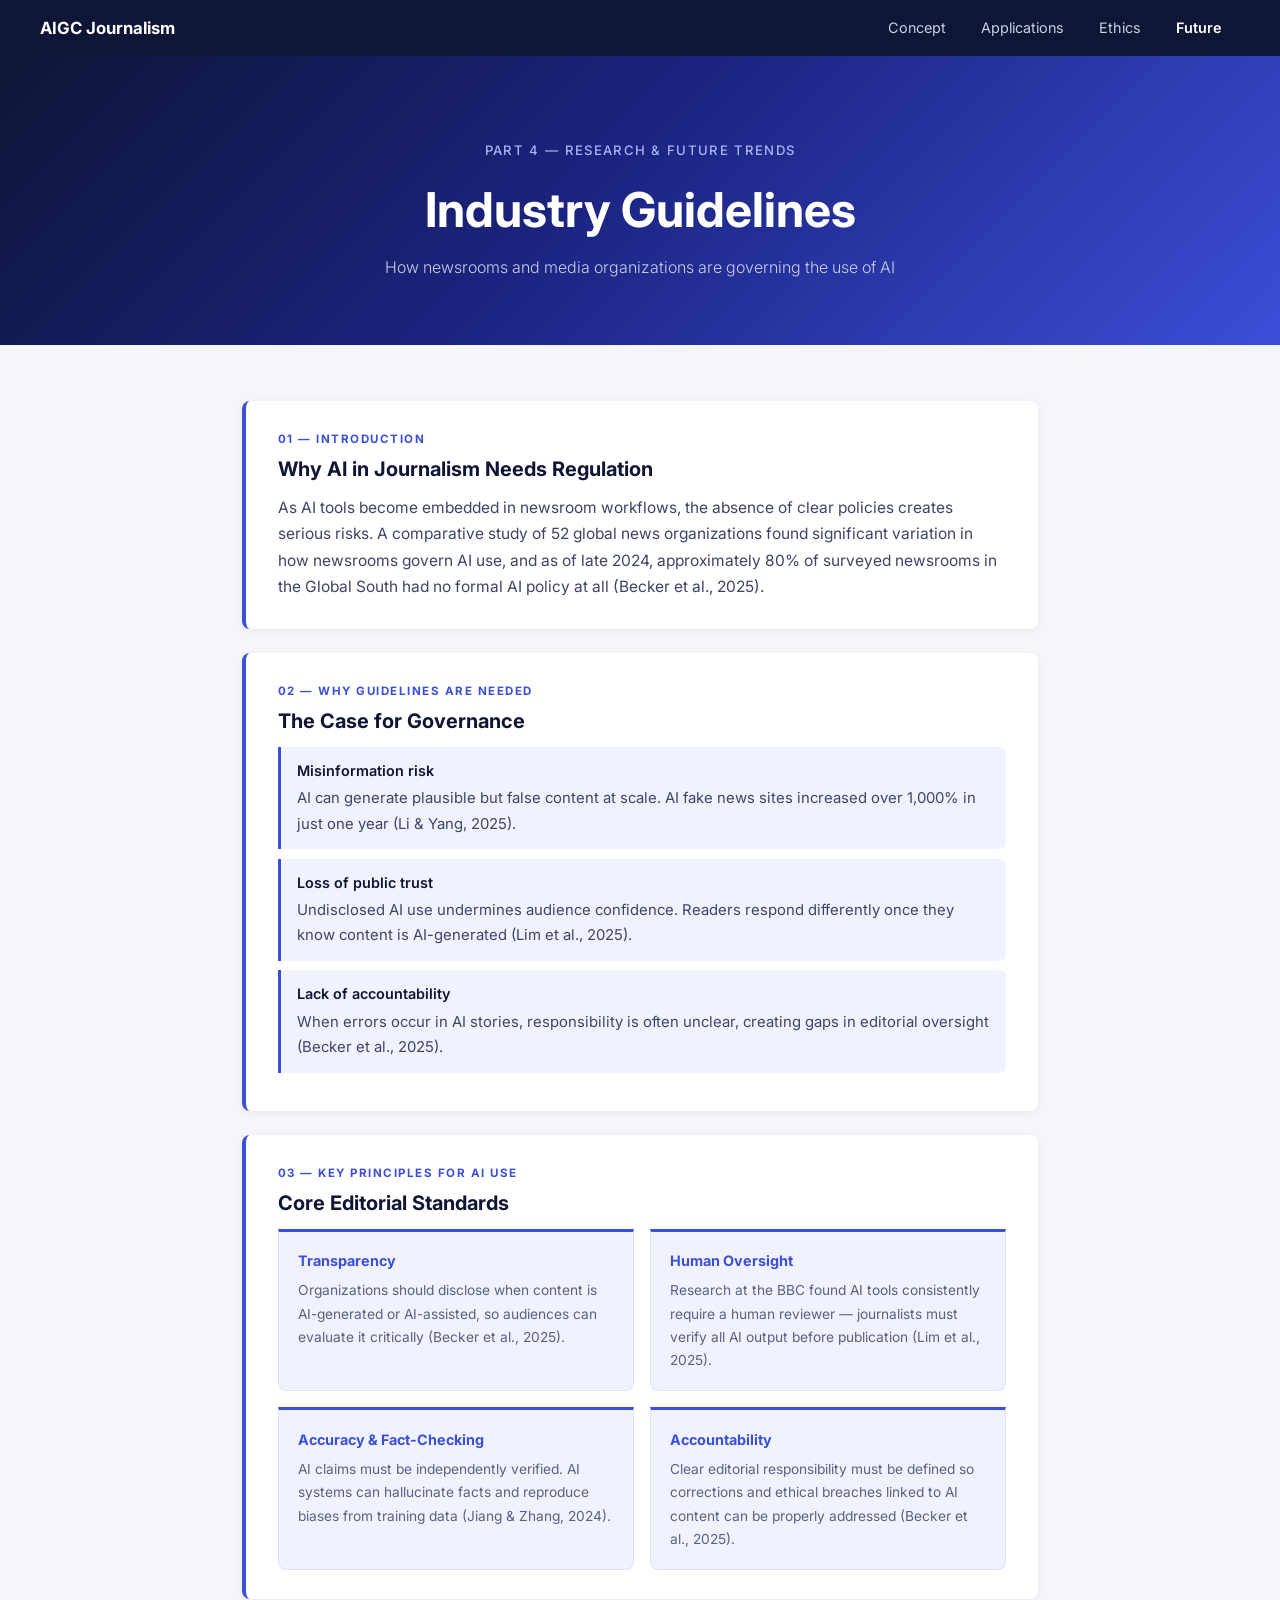
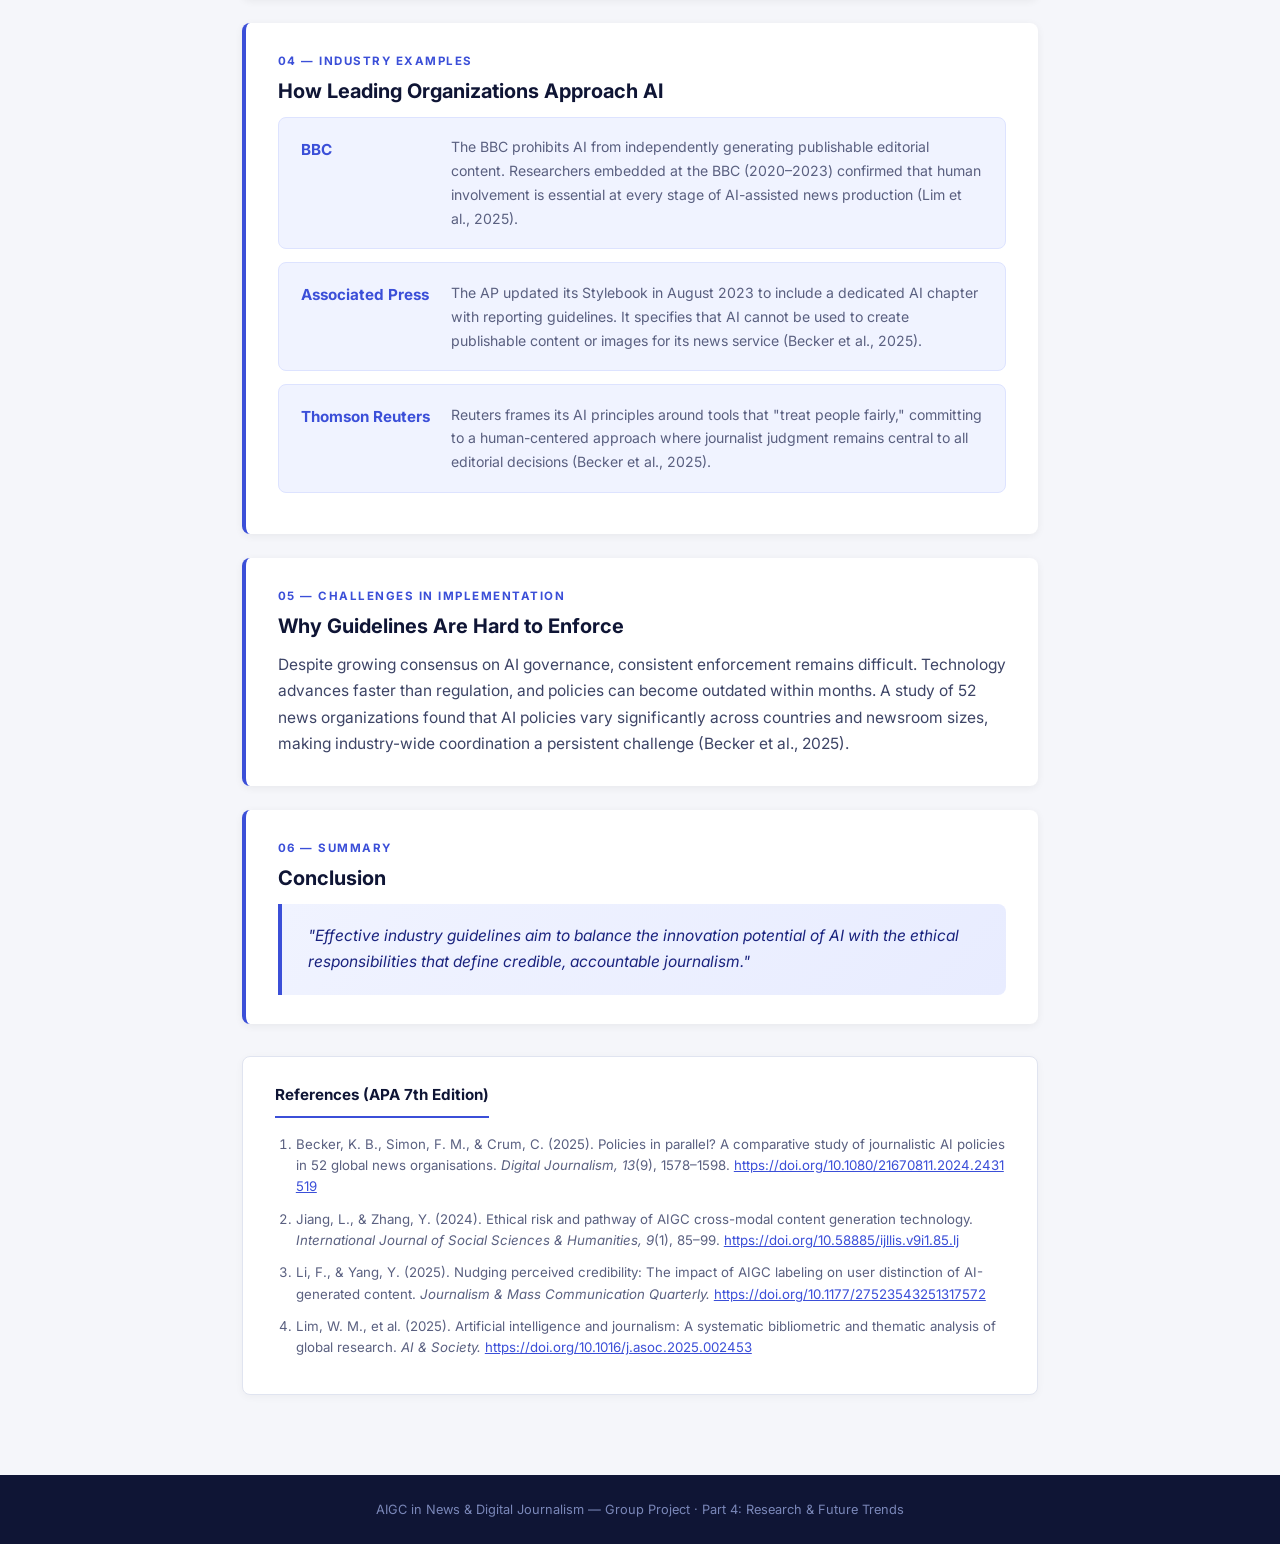
<file: p4-2.html>
<!DOCTYPE html>
<html lang="en">
<head>
  <meta charset="UTF-8"/>
  <meta name="viewport" content="width=device-width, initial-scale=1.0"/>
  <title>Industry Guidelines – AIGC Journalism</title>
  <link href="https://fonts.googleapis.com/css2?family=Inter:wght@300;400;500;600;700&display=swap" rel="stylesheet"/>
  <style>
    * { box-sizing: border-box; margin: 0; padding: 0; }
    body { font-family: 'Inter', 'Segoe UI', sans-serif; background: #f5f6fa; color: #1a1a2e; font-size: 16px; line-height: 1.7; }
    nav { background: #0f1535; display: flex; align-items: center; justify-content: space-between; padding: 0 2.5rem; height: 56px; position: sticky; top: 0; z-index: 100; }
    .nav-brand { color: #ffffff; font-weight: 700; font-size: 1.05rem; text-decoration: none; }
    .nav-links { display: flex; gap: 0; }
    .nav-links a { color: #c8cfe8; text-decoration: none; font-size: 0.9rem; font-weight: 400; padding: 0.5rem 1.1rem; border-radius: 4px; transition: color 0.2s, background 0.2s; }
    .nav-links a:hover { color: #ffffff; background: rgba(255,255,255,0.08); }
    .nav-links a.active { color: #ffffff; font-weight: 600; }
    .hero { background: linear-gradient(135deg, #0f1535 0%, #1a237e 45%, #3b4fd8 100%); padding: 5rem 2rem 4rem; text-align: center; color: #ffffff; }
    .hero-sub { display: inline-block; color: #a8b4f0; font-size: 0.82rem; font-weight: 500; letter-spacing: 0.1em; text-transform: uppercase; margin-bottom: 1.2rem; }
    .hero h1 { font-size: clamp(1.9rem, 5vw, 3rem); font-weight: 700; line-height: 1.2; margin-bottom: 1rem; }
    .hero p { color: #c8cfe8; font-size: 1rem; font-weight: 300; max-width: 560px; margin: 0 auto; }
    .content { max-width: 860px; margin: 0 auto; padding: 3.5rem 2rem 5rem; }
    .section-block { background: #ffffff; border-radius: 8px; border-left: 4px solid #3b4fd8; padding: 1.8rem 2rem; margin-bottom: 1.5rem; box-shadow: 0 2px 8px rgba(0,0,0,0.06); }
    .section-label { color: #3b4fd8; font-size: 0.72rem; font-weight: 700; letter-spacing: 0.13em; text-transform: uppercase; margin-bottom: 0.4rem; display: block; }
    h2 { font-size: 1.25rem; font-weight: 700; color: #0f1535; margin-bottom: 0.8rem; line-height: 1.3; }
    p { color: #3d4466; font-size: 0.97rem; margin-bottom: 0.8rem; }
    p:last-child { margin-bottom: 0; }
    .reasons { list-style: none; padding: 0; margin: 0.8rem 0 0; }
    .reasons li { padding: 0.75rem 1rem; border-left: 3px solid #3b4fd8; background: #f0f3ff; border-radius: 0 6px 6px 0; margin-bottom: 0.6rem; font-size: 0.93rem; color: #3d4466; }
    .reasons li strong { display: block; color: #0f1535; font-weight: 600; font-size: 0.9rem; margin-bottom: 0.2rem; }
    .principles-grid { display: grid; grid-template-columns: 1fr 1fr; gap: 1rem; margin-top: 0.8rem; }
    @media(max-width:560px){ .principles-grid{ grid-template-columns:1fr; } }
    .principle { background: #f0f3ff; border: 1px solid #dde3ff; border-top: 3px solid #3b4fd8; border-radius: 0 0 8px 8px; padding: 1.1rem 1.2rem; }
    .principle h4 { color: #3b4fd8; font-size: 0.9rem; font-weight: 700; margin-bottom: 0.35rem; }
    .principle p { font-size: 0.86rem; color: #5a6080; margin: 0; }
    .org-card { background: #f0f3ff; border: 1px solid #dde3ff; border-radius: 8px; padding: 1.1rem 1.4rem; margin-bottom: 0.8rem; display: flex; align-items: flex-start; gap: 1.2rem; }
    .org-name { color: #3b4fd8; font-weight: 700; font-size: 0.95rem; min-width: 130px; padding-top: 0.1rem; }
    .org-card p { font-size: 0.88rem; color: #5a6080; margin: 0; }
    .summary { background: linear-gradient(135deg, #f0f3ff, #e8ecff); border-left: 4px solid #3b4fd8; border-radius: 0 8px 8px 0; padding: 1.2rem 1.6rem; font-style: italic; color: #1a237e; font-size: 0.97rem; margin-top: 0.8rem; }
    .references { background: #ffffff; border: 1px solid #e0e4f0; border-radius: 8px; padding: 1.5rem 2rem; margin-top: 2rem; box-shadow: 0 2px 8px rgba(0,0,0,0.04); }
    .references h3 { color: #0f1535; font-size: 0.95rem; font-weight: 700; margin-bottom: 1rem; padding-bottom: 0.5rem; border-bottom: 2px solid #3b4fd8; display: inline-block; }
    .references ol { padding-left: 1.3rem; }
    .references ol li { font-size: 0.83rem; color: #5a6080; margin-bottom: 0.7rem; line-height: 1.6; }
    .references ol li a { color: #3b4fd8; word-break: break-all; }
    footer { background: #0f1535; color: #7a87b8; text-align: center; padding: 1.5rem; font-size: 0.8rem; }
  </style>
</head>
<body>

<nav>
  <a href="index.html" class="nav-brand">AIGC Journalism</a>
  <div class="nav-links">
    <a href="index.html">Concept</a>
    <a href="index.html">Applications</a>
    <a href="index.html">Ethics</a>
    <a href="future_trends.html" class="active">Future</a>
  </div>
</nav>

<div class="hero">
  <span class="hero-sub">Part 4 — Research &amp; Future Trends</span>
  <h1>Industry Guidelines</h1>
  <p>How newsrooms and media organizations are governing the use of AI</p>
</div>

<div class="content">

  <div class="section-block">
    <span class="section-label">01 — Introduction</span>
    <h2>Why AI in Journalism Needs Regulation</h2>
    <p>As AI tools become embedded in newsroom workflows, the absence of clear policies creates serious risks. A comparative study of 52 global news organizations found significant variation in how newsrooms govern AI use, and as of late 2024, approximately 80% of surveyed newsrooms in the Global South had no formal AI policy at all (Becker et al., 2025).</p>
  </div>

  <div class="section-block">
    <span class="section-label">02 — Why Guidelines Are Needed</span>
    <h2>The Case for Governance</h2>
    <ul class="reasons">
      <li><strong>Misinformation risk</strong> AI can generate plausible but false content at scale. AI fake news sites increased over 1,000% in just one year (Li &amp; Yang, 2025).</li>
      <li><strong>Loss of public trust</strong> Undisclosed AI use undermines audience confidence. Readers respond differently once they know content is AI-generated (Lim et al., 2025).</li>
      <li><strong>Lack of accountability</strong> When errors occur in AI stories, responsibility is often unclear, creating gaps in editorial oversight (Becker et al., 2025).</li>
    </ul>
  </div>

  <div class="section-block">
    <span class="section-label">03 — Key Principles for AI Use</span>
    <h2>Core Editorial Standards</h2>
    <div class="principles-grid">
      <div class="principle"><h4>Transparency</h4><p>Organizations should disclose when content is AI-generated or AI-assisted, so audiences can evaluate it critically (Becker et al., 2025).</p></div>
      <div class="principle"><h4>Human Oversight</h4><p>Research at the BBC found AI tools consistently require a human reviewer — journalists must verify all AI output before publication (Lim et al., 2025).</p></div>
      <div class="principle"><h4>Accuracy &amp; Fact-Checking</h4><p>AI claims must be independently verified. AI systems can hallucinate facts and reproduce biases from training data (Jiang &amp; Zhang, 2024).</p></div>
      <div class="principle"><h4>Accountability</h4><p>Clear editorial responsibility must be defined so corrections and ethical breaches linked to AI content can be properly addressed (Becker et al., 2025).</p></div>
    </div>
  </div>

  <div class="section-block">
    <span class="section-label">04 — Industry Examples</span>
    <h2>How Leading Organizations Approach AI</h2>
    <div class="org-card"><div class="org-name">BBC</div><p>The BBC prohibits AI from independently generating publishable editorial content. Researchers embedded at the BBC (2020–2023) confirmed that human involvement is essential at every stage of AI-assisted news production (Lim et al., 2025).</p></div>
    <div class="org-card"><div class="org-name">Associated Press</div><p>The AP updated its Stylebook in August 2023 to include a dedicated AI chapter with reporting guidelines. It specifies that AI cannot be used to create publishable content or images for its news service (Becker et al., 2025).</p></div>
    <div class="org-card"><div class="org-name">Thomson Reuters</div><p>Reuters frames its AI principles around tools that "treat people fairly," committing to a human-centered approach where journalist judgment remains central to all editorial decisions (Becker et al., 2025).</p></div>
  </div>

  <div class="section-block">
    <span class="section-label">05 — Challenges in Implementation</span>
    <h2>Why Guidelines Are Hard to Enforce</h2>
    <p>Despite growing consensus on AI governance, consistent enforcement remains difficult. Technology advances faster than regulation, and policies can become outdated within months. A study of 52 news organizations found that AI policies vary significantly across countries and newsroom sizes, making industry-wide coordination a persistent challenge (Becker et al., 2025).</p>
  </div>

  <div class="section-block">
    <span class="section-label">06 — Summary</span>
    <h2>Conclusion</h2>
    <div class="summary">"Effective industry guidelines aim to balance the innovation potential of AI with the ethical responsibilities that define credible, accountable journalism."</div>
  </div>

  <div class="references">
    <h3>References (APA 7th Edition)</h3>
    <ol>
      <li>Becker, K. B., Simon, F. M., &amp; Crum, C. (2025). Policies in parallel? A comparative study of journalistic AI policies in 52 global news organisations. <em>Digital Journalism, 13</em>(9), 1578–1598. <a href="https://doi.org/10.1080/21670811.2024.2431519" target="_blank">https://doi.org/10.1080/21670811.2024.2431519</a></li>
      <li>Jiang, L., &amp; Zhang, Y. (2024). Ethical risk and pathway of AIGC cross-modal content generation technology. <em>International Journal of Social Sciences &amp; Humanities, 9</em>(1), 85–99. <a href="https://doi.org/10.58885/ijllis.v9i1.85.lj" target="_blank">https://doi.org/10.58885/ijllis.v9i1.85.lj</a></li>
      <li>Li, F., &amp; Yang, Y. (2025). Nudging perceived credibility: The impact of AIGC labeling on user distinction of AI-generated content. <em>Journalism &amp; Mass Communication Quarterly.</em> <a href="https://doi.org/10.1177/27523543251317572" target="_blank">https://doi.org/10.1177/27523543251317572</a></li>
      <li>Lim, W. M., et al. (2025). Artificial intelligence and journalism: A systematic bibliometric and thematic analysis of global research. <em>AI &amp; Society.</em> <a href="https://www.sciencedirect.com/science/article/pii/S2451958825002453" target="_blank">https://doi.org/10.1016/j.asoc.2025.002453</a></li>
    </ol>
  </div>

</div>

<footer>AIGC in News &amp; Digital Journalism — Group Project · Part 4: Research &amp; Future Trends</footer>
</body>
</html>
</file>
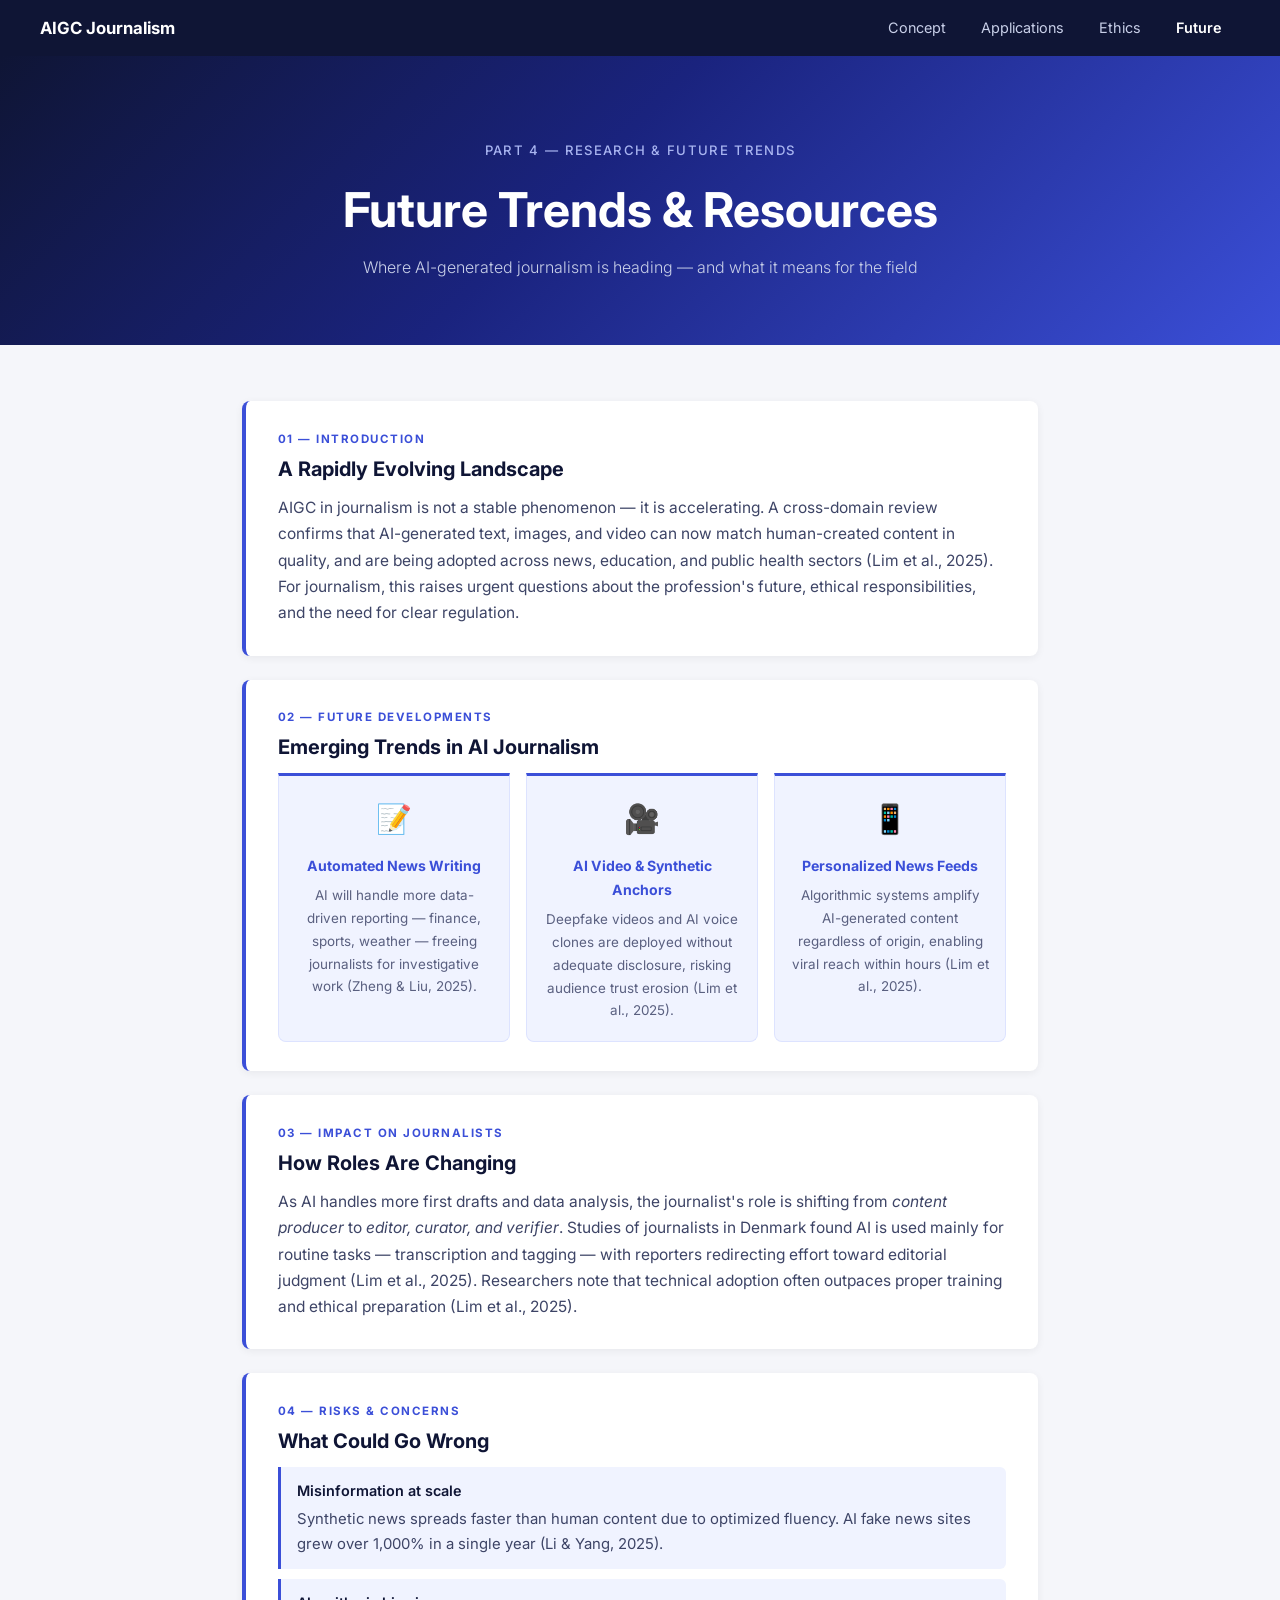
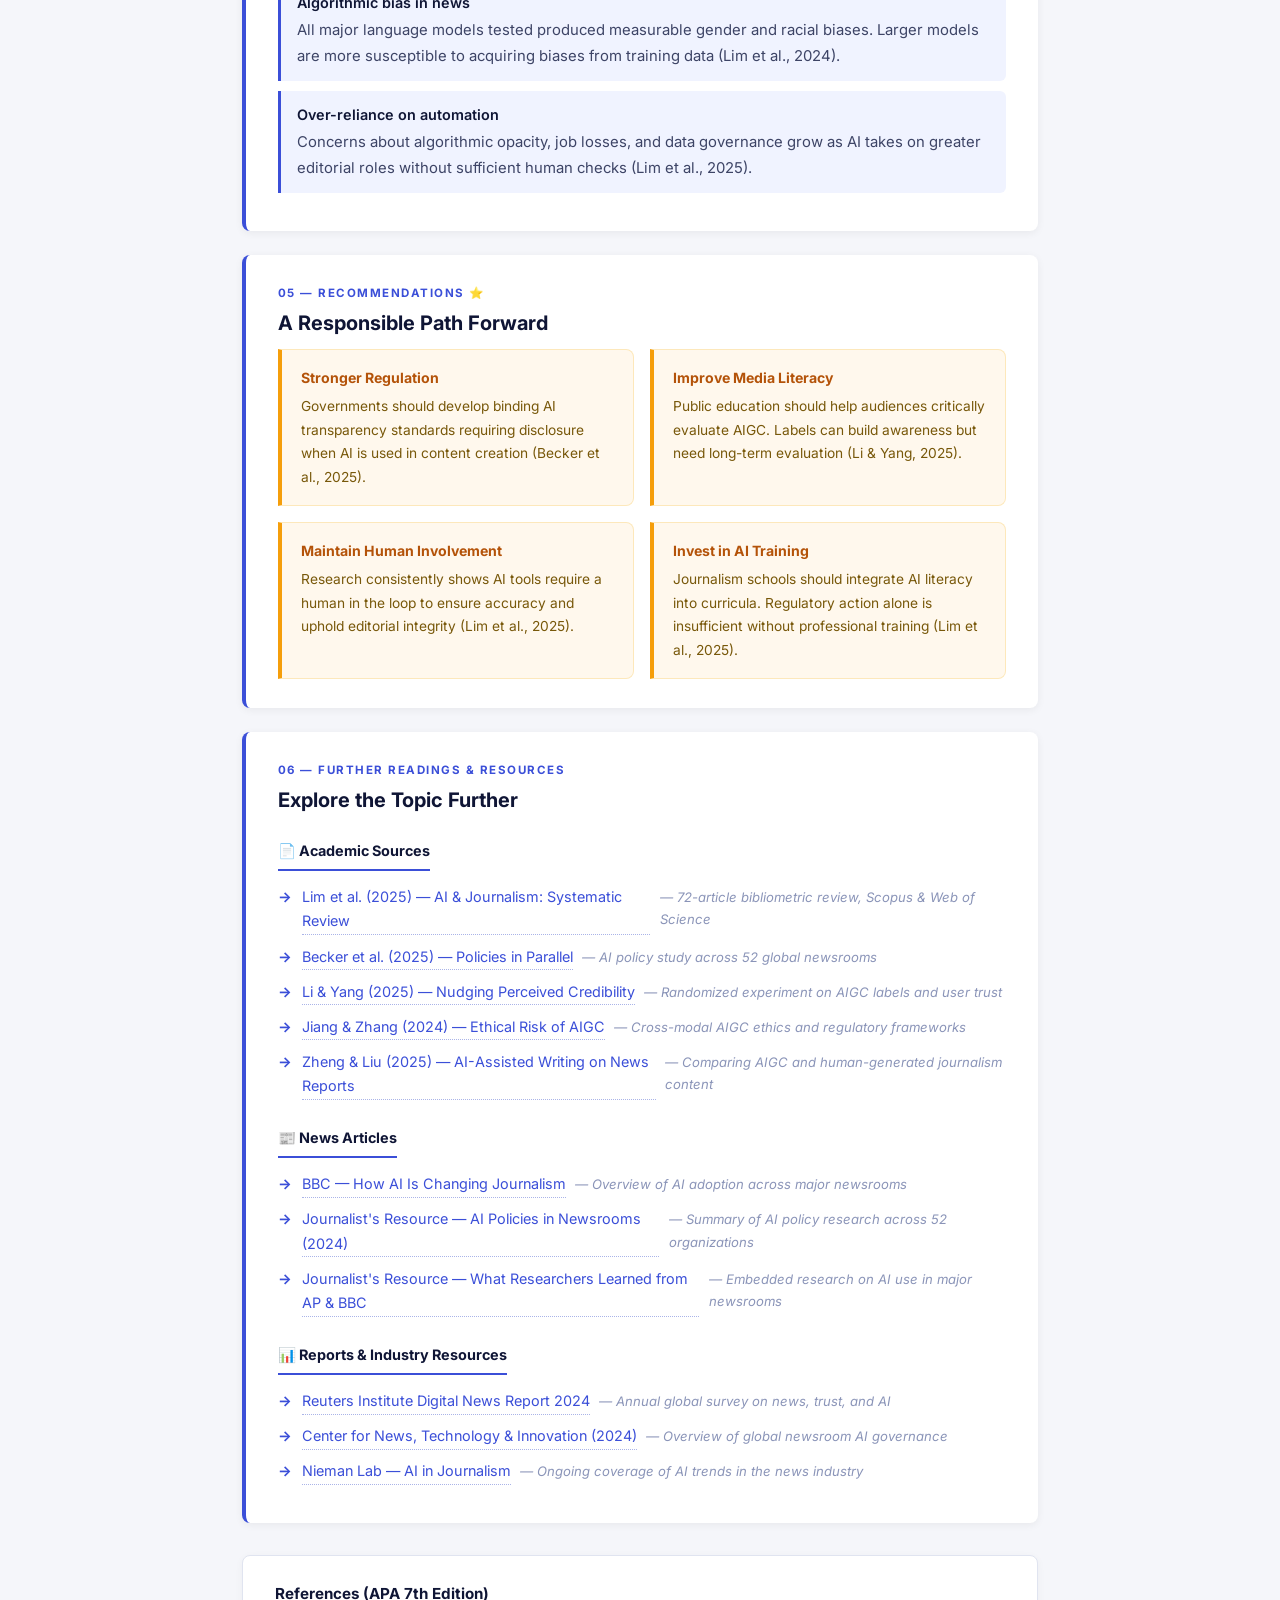
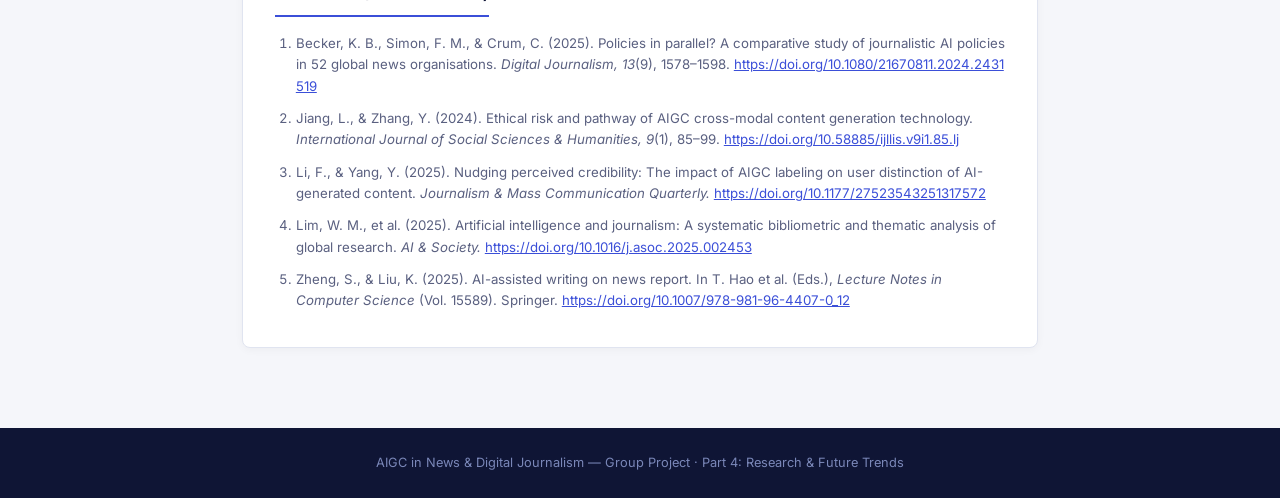
<file: p4-3.html>
<!DOCTYPE html>
<html lang="en">
<head>
  <meta charset="UTF-8"/>
  <meta name="viewport" content="width=device-width, initial-scale=1.0"/>
  <title>Future Trends &amp; Resources – AIGC Journalism</title>
  <link href="https://fonts.googleapis.com/css2?family=Inter:wght@300;400;500;600;700&display=swap" rel="stylesheet"/>
  <style>
    * { box-sizing: border-box; margin: 0; padding: 0; }
    body { font-family: 'Inter', 'Segoe UI', sans-serif; background: #f5f6fa; color: #1a1a2e; font-size: 16px; line-height: 1.7; }
    nav { background: #0f1535; display: flex; align-items: center; justify-content: space-between; padding: 0 2.5rem; height: 56px; position: sticky; top: 0; z-index: 100; }
    .nav-brand { color: #ffffff; font-weight: 700; font-size: 1.05rem; text-decoration: none; }
    .nav-links { display: flex; gap: 0; }
    .nav-links a { color: #c8cfe8; text-decoration: none; font-size: 0.9rem; font-weight: 400; padding: 0.5rem 1.1rem; border-radius: 4px; transition: color 0.2s, background 0.2s; }
    .nav-links a:hover { color: #ffffff; background: rgba(255,255,255,0.08); }
    .nav-links a.active { color: #ffffff; font-weight: 600; }
    .hero { background: linear-gradient(135deg, #0f1535 0%, #1a237e 45%, #3b4fd8 100%); padding: 5rem 2rem 4rem; text-align: center; color: #ffffff; }
    .hero-sub { display: inline-block; color: #a8b4f0; font-size: 0.82rem; font-weight: 500; letter-spacing: 0.1em; text-transform: uppercase; margin-bottom: 1.2rem; }
    .hero h1 { font-size: clamp(1.9rem, 5vw, 3rem); font-weight: 700; line-height: 1.2; margin-bottom: 1rem; }
    .hero p { color: #c8cfe8; font-size: 1rem; font-weight: 300; max-width: 560px; margin: 0 auto; }
    .content { max-width: 860px; margin: 0 auto; padding: 3.5rem 2rem 5rem; }
    .section-block { background: #ffffff; border-radius: 8px; border-left: 4px solid #3b4fd8; padding: 1.8rem 2rem; margin-bottom: 1.5rem; box-shadow: 0 2px 8px rgba(0,0,0,0.06); }
    .section-label { color: #3b4fd8; font-size: 0.72rem; font-weight: 700; letter-spacing: 0.13em; text-transform: uppercase; margin-bottom: 0.4rem; display: block; }
    h2 { font-size: 1.25rem; font-weight: 700; color: #0f1535; margin-bottom: 0.8rem; line-height: 1.3; }
    p { color: #3d4466; font-size: 0.97rem; margin-bottom: 0.8rem; }
    p:last-child { margin-bottom: 0; }
    /* Trend cards */
    .trend-grid { display: grid; grid-template-columns: 1fr 1fr 1fr; gap: 1rem; margin-top: 0.8rem; }
    @media(max-width:600px){ .trend-grid{ grid-template-columns:1fr; } }
    .trend-card { background: #f0f3ff; border: 1px solid #dde3ff; border-top: 3px solid #3b4fd8; border-radius: 0 0 8px 8px; padding: 1.2rem 1rem; text-align: center; }
    .trend-card .icon { font-size: 1.8rem; margin-bottom: 0.6rem; }
    .trend-card h4 { color: #3b4fd8; font-size: 0.88rem; font-weight: 700; margin-bottom: 0.4rem; }
    .trend-card p { font-size: 0.84rem; color: #5a6080; margin: 0; }
    /* Plain list */
    .plain-list { list-style: none; padding: 0; margin: 0.8rem 0 0; }
    .plain-list li { padding: 0.75rem 1rem; border-left: 3px solid #3b4fd8; background: #f0f3ff; border-radius: 0 6px 6px 0; margin-bottom: 0.6rem; font-size: 0.93rem; color: #3d4466; }
    .plain-list li strong { display: block; color: #0f1535; font-weight: 600; font-size: 0.9rem; margin-bottom: 0.2rem; }
    /* Rec grid */
    .rec-grid { display: grid; grid-template-columns: 1fr 1fr; gap: 1rem; margin-top: 0.8rem; }
    @media(max-width:560px){ .rec-grid{ grid-template-columns:1fr; } }
    .rec-card { background: #fff8ed; border: 1px solid #fde8bb; border-left: 4px solid #f59e0b; border-radius: 0 8px 8px 0; padding: 1rem 1.2rem; }
    .rec-card h4 { color: #b45309; font-size: 0.88rem; font-weight: 700; margin-bottom: 0.35rem; }
    .rec-card p { font-size: 0.86rem; color: #78580a; margin: 0; }
    /* Resource sections */
    .resource-section { margin-top: 1.5rem; }
    .resource-section h3 { color: #0f1535; font-size: 0.9rem; font-weight: 700; border-bottom: 2px solid #3b4fd8; padding-bottom: 0.35rem; margin-bottom: 0.9rem; display: inline-block; }
    .resource-list { list-style: none; padding: 0; }
    .resource-list li { display: flex; align-items: baseline; gap: 0.6rem; margin-bottom: 0.6rem; font-size: 0.9rem; }
    .resource-list li::before { content: "→"; color: #3b4fd8; font-weight: 700; flex-shrink: 0; }
    .resource-list a { color: #3b4fd8; text-decoration: none; border-bottom: 1px dotted #aab4e8; transition: color 0.2s; }
    .resource-list a:hover { color: #1a237e; }
    .resource-list .desc { color: #8a94b8; font-size: 0.82rem; font-style: italic; }
    /* Summary */
    .summary { background: linear-gradient(135deg, #f0f3ff, #e8ecff); border-left: 4px solid #3b4fd8; border-radius: 0 8px 8px 0; padding: 1.2rem 1.6rem; font-style: italic; color: #1a237e; font-size: 0.97rem; margin-top: 0.8rem; }
    /* References */
    .references { background: #ffffff; border: 1px solid #e0e4f0; border-radius: 8px; padding: 1.5rem 2rem; margin-top: 2rem; box-shadow: 0 2px 8px rgba(0,0,0,0.04); }
    .references h3 { color: #0f1535; font-size: 0.95rem; font-weight: 700; margin-bottom: 1rem; padding-bottom: 0.5rem; border-bottom: 2px solid #3b4fd8; display: inline-block; }
    .references ol { padding-left: 1.3rem; }
    .references ol li { font-size: 0.83rem; color: #5a6080; margin-bottom: 0.7rem; line-height: 1.6; }
    .references ol li a { color: #3b4fd8; word-break: break-all; }
    footer { background: #0f1535; color: #7a87b8; text-align: center; padding: 1.5rem; font-size: 0.8rem; }
  </style>
</head>
<body>

<nav>
  <a href="index.html" class="nav-brand">AIGC Journalism</a>
  <div class="nav-links">
    <a href="index.html">Concept</a>
    <a href="index.html">Applications</a>
    <a href="index.html">Ethics</a>
    <a href="future_trends.html" class="active">Future</a>
  </div>
</nav>

<div class="hero">
  <span class="hero-sub">Part 4 — Research &amp; Future Trends</span>
  <h1>Future Trends &amp; Resources</h1>
  <p>Where AI-generated journalism is heading — and what it means for the field</p>
</div>

<div class="content">

  <div class="section-block">
    <span class="section-label">01 — Introduction</span>
    <h2>A Rapidly Evolving Landscape</h2>
    <p>AIGC in journalism is not a stable phenomenon — it is accelerating. A cross-domain review confirms that AI-generated text, images, and video can now match human-created content in quality, and are being adopted across news, education, and public health sectors (Lim et al., 2025). For journalism, this raises urgent questions about the profession's future, ethical responsibilities, and the need for clear regulation.</p>
  </div>

  <div class="section-block">
    <span class="section-label">02 — Future Developments</span>
    <h2>Emerging Trends in AI Journalism</h2>
    <div class="trend-grid">
      <div class="trend-card"><div class="icon">📝</div><h4>Automated News Writing</h4><p>AI will handle more data-driven reporting — finance, sports, weather — freeing journalists for investigative work (Zheng &amp; Liu, 2025).</p></div>
      <div class="trend-card"><div class="icon">🎥</div><h4>AI Video &amp; Synthetic Anchors</h4><p>Deepfake videos and AI voice clones are deployed without adequate disclosure, risking audience trust erosion (Lim et al., 2025).</p></div>
      <div class="trend-card"><div class="icon">📱</div><h4>Personalized News Feeds</h4><p>Algorithmic systems amplify AI-generated content regardless of origin, enabling viral reach within hours (Lim et al., 2025).</p></div>
    </div>
  </div>

  <div class="section-block">
    <span class="section-label">03 — Impact on Journalists</span>
    <h2>How Roles Are Changing</h2>
    <p>As AI handles more first drafts and data analysis, the journalist's role is shifting from <em>content producer</em> to <em>editor, curator, and verifier</em>. Studies of journalists in Denmark found AI is used mainly for routine tasks — transcription and tagging — with reporters redirecting effort toward editorial judgment (Lim et al., 2025). Researchers note that technical adoption often outpaces proper training and ethical preparation (Lim et al., 2025).</p>
  </div>

  <div class="section-block">
    <span class="section-label">04 — Risks &amp; Concerns</span>
    <h2>What Could Go Wrong</h2>
    <ul class="plain-list">
      <li><strong>Misinformation at scale</strong> Synthetic news spreads faster than human content due to optimized fluency. AI fake news sites grew over 1,000% in a single year (Li &amp; Yang, 2025).</li>
      <li><strong>Algorithmic bias in news</strong> All major language models tested produced measurable gender and racial biases. Larger models are more susceptible to acquiring biases from training data (Lim et al., 2024).</li>
      <li><strong>Over-reliance on automation</strong> Concerns about algorithmic opacity, job losses, and data governance grow as AI takes on greater editorial roles without sufficient human checks (Lim et al., 2025).</li>
    </ul>
  </div>

  <div class="section-block">
    <span class="section-label">05 — Recommendations ⭐</span>
    <h2>A Responsible Path Forward</h2>
    <div class="rec-grid">
      <div class="rec-card"><h4>Stronger Regulation</h4><p>Governments should develop binding AI transparency standards requiring disclosure when AI is used in content creation (Becker et al., 2025).</p></div>
      <div class="rec-card"><h4>Improve Media Literacy</h4><p>Public education should help audiences critically evaluate AIGC. Labels can build awareness but need long-term evaluation (Li &amp; Yang, 2025).</p></div>
      <div class="rec-card"><h4>Maintain Human Involvement</h4><p>Research consistently shows AI tools require a human in the loop to ensure accuracy and uphold editorial integrity (Lim et al., 2025).</p></div>
      <div class="rec-card"><h4>Invest in AI Training</h4><p>Journalism schools should integrate AI literacy into curricula. Regulatory action alone is insufficient without professional training (Lim et al., 2025).</p></div>
    </div>
  </div>

  <div class="section-block">
    <span class="section-label">06 — Further Readings &amp; Resources</span>
    <h2>Explore the Topic Further</h2>
    <div class="resource-section">
      <h3>📄 Academic Sources</h3>
      <ul class="resource-list">
        <li><a href="https://www.sciencedirect.com/science/article/pii/S2451958825002453" target="_blank">Lim et al. (2025) — AI &amp; Journalism: Systematic Review</a> <span class="desc">— 72-article bibliometric review, Scopus &amp; Web of Science</span></li>
        <li><a href="https://doi.org/10.1080/21670811.2024.2431519" target="_blank">Becker et al. (2025) — Policies in Parallel</a> <span class="desc">— AI policy study across 52 global newsrooms</span></li>
        <li><a href="https://doi.org/10.1177/27523543251317572" target="_blank">Li &amp; Yang (2025) — Nudging Perceived Credibility</a> <span class="desc">— Randomized experiment on AIGC labels and user trust</span></li>
        <li><a href="https://doi.org/10.58885/ijllis.v9i1.85.lj" target="_blank">Jiang &amp; Zhang (2024) — Ethical Risk of AIGC</a> <span class="desc">— Cross-modal AIGC ethics and regulatory frameworks</span></li>
        <li><a href="https://doi.org/10.1007/978-981-96-4407-0_12" target="_blank">Zheng &amp; Liu (2025) — AI-Assisted Writing on News Reports</a> <span class="desc">— Comparing AIGC and human-generated journalism content</span></li>
      </ul>
    </div>
    <div class="resource-section">
      <h3>📰 News Articles</h3>
      <ul class="resource-list">
        <li><a href="https://www.bbc.com/news/technology-65041817" target="_blank">BBC — How AI Is Changing Journalism</a> <span class="desc">— Overview of AI adoption across major newsrooms</span></li>
        <li><a href="https://journalistsresource.org/home/generative-ai-policies-newsrooms/" target="_blank">Journalist's Resource — AI Policies in Newsrooms (2024)</a> <span class="desc">— Summary of AI policy research across 52 organizations</span></li>
        <li><a href="https://journalistsresource.org/home/ai-ap-bbc/" target="_blank">Journalist's Resource — What Researchers Learned from AP &amp; BBC</a> <span class="desc">— Embedded research on AI use in major newsrooms</span></li>
      </ul>
    </div>
    <div class="resource-section">
      <h3>📊 Reports &amp; Industry Resources</h3>
      <ul class="resource-list">
        <li><a href="https://reutersinstitute.politics.ox.ac.uk/digital-news-report/2024" target="_blank">Reuters Institute Digital News Report 2024</a> <span class="desc">— Annual global survey on news, trust, and AI</span></li>
        <li><a href="https://cnti.org/reports/newsroom-policies-for-ai-in-journalism-2/" target="_blank">Center for News, Technology &amp; Innovation (2024)</a> <span class="desc">— Overview of global newsroom AI governance</span></li>
        <li><a href="https://www.niemanlab.org/tag/artificial-intelligence/" target="_blank">Nieman Lab — AI in Journalism</a> <span class="desc">— Ongoing coverage of AI trends in the news industry</span></li>
      </ul>
    </div>
  </div>

  <div class="references">
    <h3>References (APA 7th Edition)</h3>
    <ol>
      <li>Becker, K. B., Simon, F. M., &amp; Crum, C. (2025). Policies in parallel? A comparative study of journalistic AI policies in 52 global news organisations. <em>Digital Journalism, 13</em>(9), 1578–1598. <a href="https://doi.org/10.1080/21670811.2024.2431519" target="_blank">https://doi.org/10.1080/21670811.2024.2431519</a></li>
      <li>Jiang, L., &amp; Zhang, Y. (2024). Ethical risk and pathway of AIGC cross-modal content generation technology. <em>International Journal of Social Sciences &amp; Humanities, 9</em>(1), 85–99. <a href="https://doi.org/10.58885/ijllis.v9i1.85.lj" target="_blank">https://doi.org/10.58885/ijllis.v9i1.85.lj</a></li>
      <li>Li, F., &amp; Yang, Y. (2025). Nudging perceived credibility: The impact of AIGC labeling on user distinction of AI-generated content. <em>Journalism &amp; Mass Communication Quarterly.</em> <a href="https://doi.org/10.1177/27523543251317572" target="_blank">https://doi.org/10.1177/27523543251317572</a></li>
      <li>Lim, W. M., et al. (2025). Artificial intelligence and journalism: A systematic bibliometric and thematic analysis of global research. <em>AI &amp; Society.</em> <a href="https://www.sciencedirect.com/science/article/pii/S2451958825002453" target="_blank">https://doi.org/10.1016/j.asoc.2025.002453</a></li>
      <li>Zheng, S., &amp; Liu, K. (2025). AI-assisted writing on news report. In T. Hao et al. (Eds.), <em>Lecture Notes in Computer Science</em> (Vol. 15589). Springer. <a href="https://doi.org/10.1007/978-981-96-4407-0_12" target="_blank">https://doi.org/10.1007/978-981-96-4407-0_12</a></li>
    </ol>
  </div>

</div>

<footer>AIGC in News &amp; Digital Journalism — Group Project · Part 4: Research &amp; Future Trends</footer>
</body>
</html>
</file>
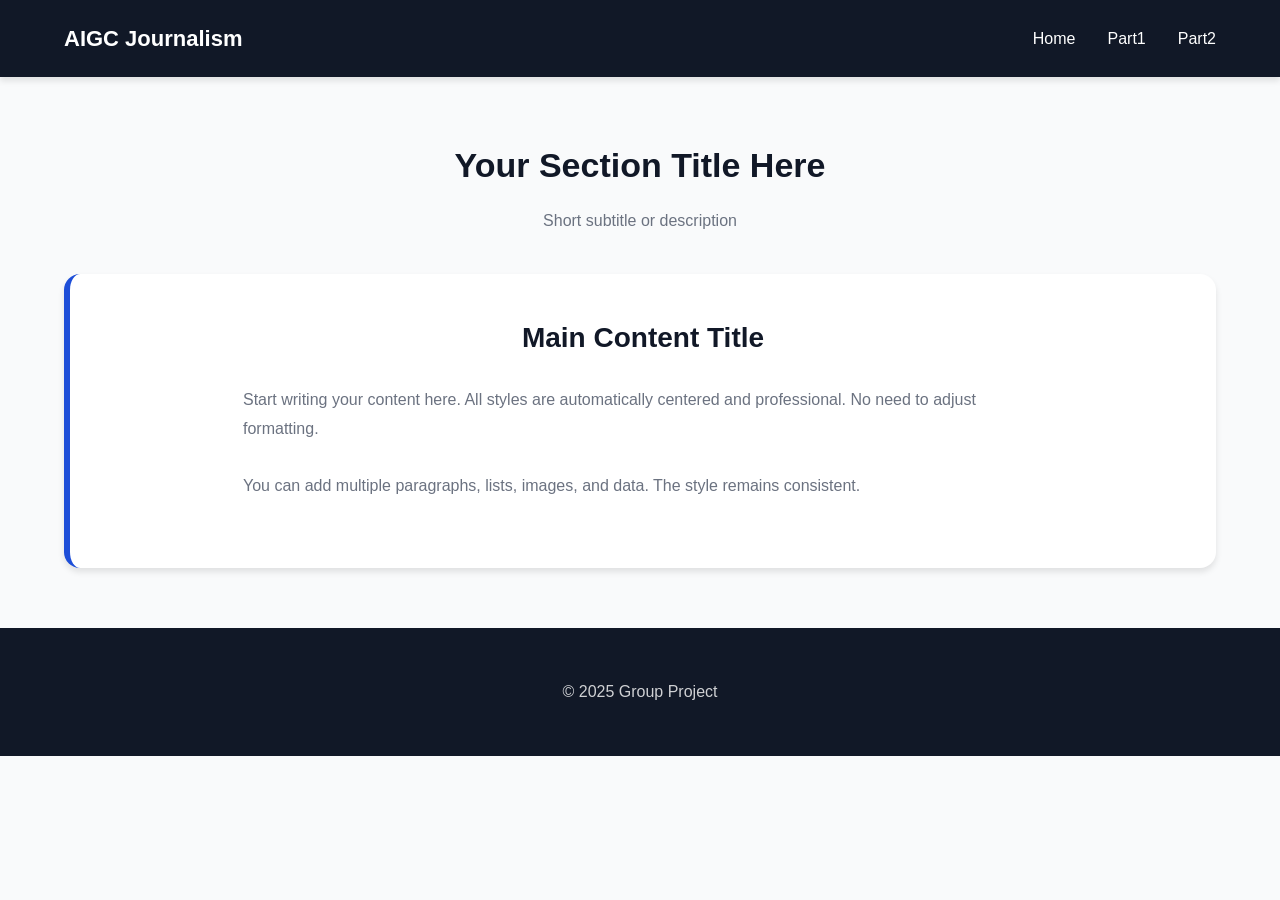
<file: subpage.html>
<!DOCTYPE html>
<html lang="en">
<head>
<meta charset="UTF-8">
<title>Page Title | AIGC Journalism</title>
<link rel="stylesheet" href="styles.css">
</head>
<body>

<nav class="navbar">
  <div class="container nav-inner">
    <div class="logo">AIGC Journalism</div>
    <div class="nav-links">
      <a href="index.html">Home</a>
      <a href="index.html#part1">Part1</a>
      <a href="index.html#part2">Part2</a>
    </div>
  </div>
</nav>

<div class="page-header">
  <h2>Your Section Title Here</h2>
  <p>Short subtitle or description</p>
</div>

<div class="container">
  <div class="section-block">
    <div class="content-wrapper">
      <h3 class="content-title">Main Content Title</h3>
      <p class="content-text">Start writing your content here. All styles are automatically centered and professional. No need to adjust formatting.</p>
      <p class="content-text">You can add multiple paragraphs, lists, images, and data. The style remains consistent.</p>
    </div>
  </div>
</div>

<footer class="footer">
  <div class="container"><p>&copy; 2025 Group Project</p></div>
</footer>

</body>
</html>
</file>
<file: styles.css>
/* ——————————————————————————————————————————
   AIGC 新闻网站 全局统一样式
   所有页面 100% 复用，保证风格一致
—————————————————————————————————————————— */
* {
  margin: 0;
  padding: 0;
  box-sizing: border-box;
}

:root {
  --news-dark: #111827;
  --news-blue: #1d4ed8;
  --news-light-blue: #3b82f6;
  --news-gray: #f3f4f6;
  --news-white: #ffffff;
  --news-text: #1f2937;
  --news-muted: #6b7280;
  --shadow-light: 0 1px 3px rgba(0,0,0,0.1);
  --shadow-medium: 0 4px 6px rgba(0,0,0,0.1);
  --shadow-heavy: 0 10px 25px rgba(0,0,0,0.15);
  --radius: 16px;
  --radius-small: 8px;
}

body {
  font-family: 'Segoe UI', Roboto, 'Helvetica Neue', Arial, sans-serif;
  background-color: #f9fafb;
  color: var(--news-text);
  line-height: 1.7;
}

/* 容器：全局居中、最大宽度、自动边距 —— 核心！不再居左 */
.container {
  max-width: 1200px;
  margin: 0 auto;
  padding: 0 24px;
}

/* —— 顶部导航 —— */
.navbar {
  background-color: var(--news-dark);
  color: white;
  padding: 20px 0;
  position: sticky;
  top: 0;
  z-index: 999;
  box-shadow: var(--shadow-medium);
}
.nav-inner {
  display: flex;
  justify-content: space-between;
  align-items: center;
}
.logo {
  font-size: 22px;
  font-weight: 700;
  color: white;
}
.nav-links {
  display: flex;
  gap: 32px;
}
.nav-links a {
  color: white;
  text-decoration: none;
  font-weight: 500;
  transition: 0.3s;
}
.nav-links a:hover {
  color: var(--news-light-blue);
}

/* —— 超大横幅 居中视觉 —— */
.hero {
  background: linear-gradient(135deg, #0f172a 0%, #1d4ed8 100%);
  color: white;
  padding: 100px 0;
  text-align: center;
  border-radius: 0 0 0 0;
}
.hero h1 {
  font-size: 48px;
  margin-bottom: 16px;
  line-height: 1.2;
}
.hero p {
  font-size: 18px;
  max-width: 700px;
  margin: 0 auto 32px;
  opacity: 0.92;
}
.hero-btn {
  background: white;
  color: var(--news-blue);
  padding: 14px 36px;
  border-radius: 50px;
  font-weight: 600;
  text-decoration: none;
  display: inline-block;
  transition: 0.3s;
}
.hero-btn:hover {
  transform: translateY(-3px);
  box-shadow: var(--shadow-heavy);
}

/* —— 页面标题 居中卡片 —— */
.page-header {
  text-align: center;
  margin: 60px 0 40px;
}
.page-header h2 {
  font-size: 34px;
  color: var(--news-dark);
  margin-bottom: 12px;
}
.page-header p {
  color: var(--news-muted);
  max-width: 700px;
  margin: 0 auto;
  font-size: 16px;
}

/* —— 主内容卡片布局（多层次核心） —— */
.grid-section {
  margin: 40px 0;
}
.grid {
  display: grid;
  grid-template-columns: repeat(3, 1fr);
  gap: 28px;
}

/* —— 高级卡片 —— */
.card {
  background: white;
  border-radius: var(--radius);
  padding: 32px;
  box-shadow: var(--shadow-medium);
  transition: 0.35s ease;
  border: 1px solid #e5e7eb;
}
.card:hover {
  transform: translateY(-6px);
  box-shadow: var(--shadow-heavy);
  border-color: var(--news-light-blue);
}
.card h3 {
  font-size: 20px;
  color: var(--news-dark);
  margin-bottom: 12px;
}
.card p {
  color: var(--news-muted);
  margin-bottom: 20px;
}
.card-link {
  color: var(--news-blue);
  font-weight: 600;
  text-decoration: none;
  display: inline-flex;
  align-items: center;
  gap: 6px;
}

/* —— 板块大卡片（每个成员负责一个） —— */
.section-block {
  background: white;
  border-radius: var(--radius);
  padding: 40px;
  margin-bottom: 40px;
  box-shadow: var(--shadow-medium);
  border-left: 6px solid var(--news-blue);
}
.section-block h2 {
  font-size: 28px;
  margin-bottom: 16px;
  color: var(--news-dark);
}
.section-block p {
  font-size: 16px;
  color: var(--news-muted);
  margin-bottom: 28px;
}

/* —— 内容居中排版 —— */
.content-wrapper {
  max-width: 800px;
  margin: 0 auto;
}
.content-title {
  font-size: 28px;
  text-align: center;
  margin-bottom: 24px;
  color: var(--news-dark);
}
.content-text {
  font-size: 17px;
  line-height: 1.8;
  margin-bottom: 20px;
  color: #374151;
}

/* —— 页脚 —— */
.footer {
  background-color: var(--news-dark);
  color: white;
  padding: 50px 0;
  text-align: center;
  margin-top: 60px;
}
.footer p {
  opacity: 0.8;
}

/* —— 响应式 —— */
@media (max-width: 900px) {
  .grid {
    grid-template-columns: 1fr 1fr;
  }
  .hero h1 {
    font-size: 34px;
  }
}
@media (max-width: 600px) {
  .grid {
    grid-template-columns: 1fr;
  }
  .nav-links {
    gap: 16px;
  }
}
/* 解决点击导航栏跳转后，标题被固定导航栏遮挡的问题 */
section[id] {
  scroll-margin-top: 100px; 
}

/* 增加平滑滚动效果，让跳转像滑过去一样 */
html {
  scroll-behavior: smooth;
}
</file>
